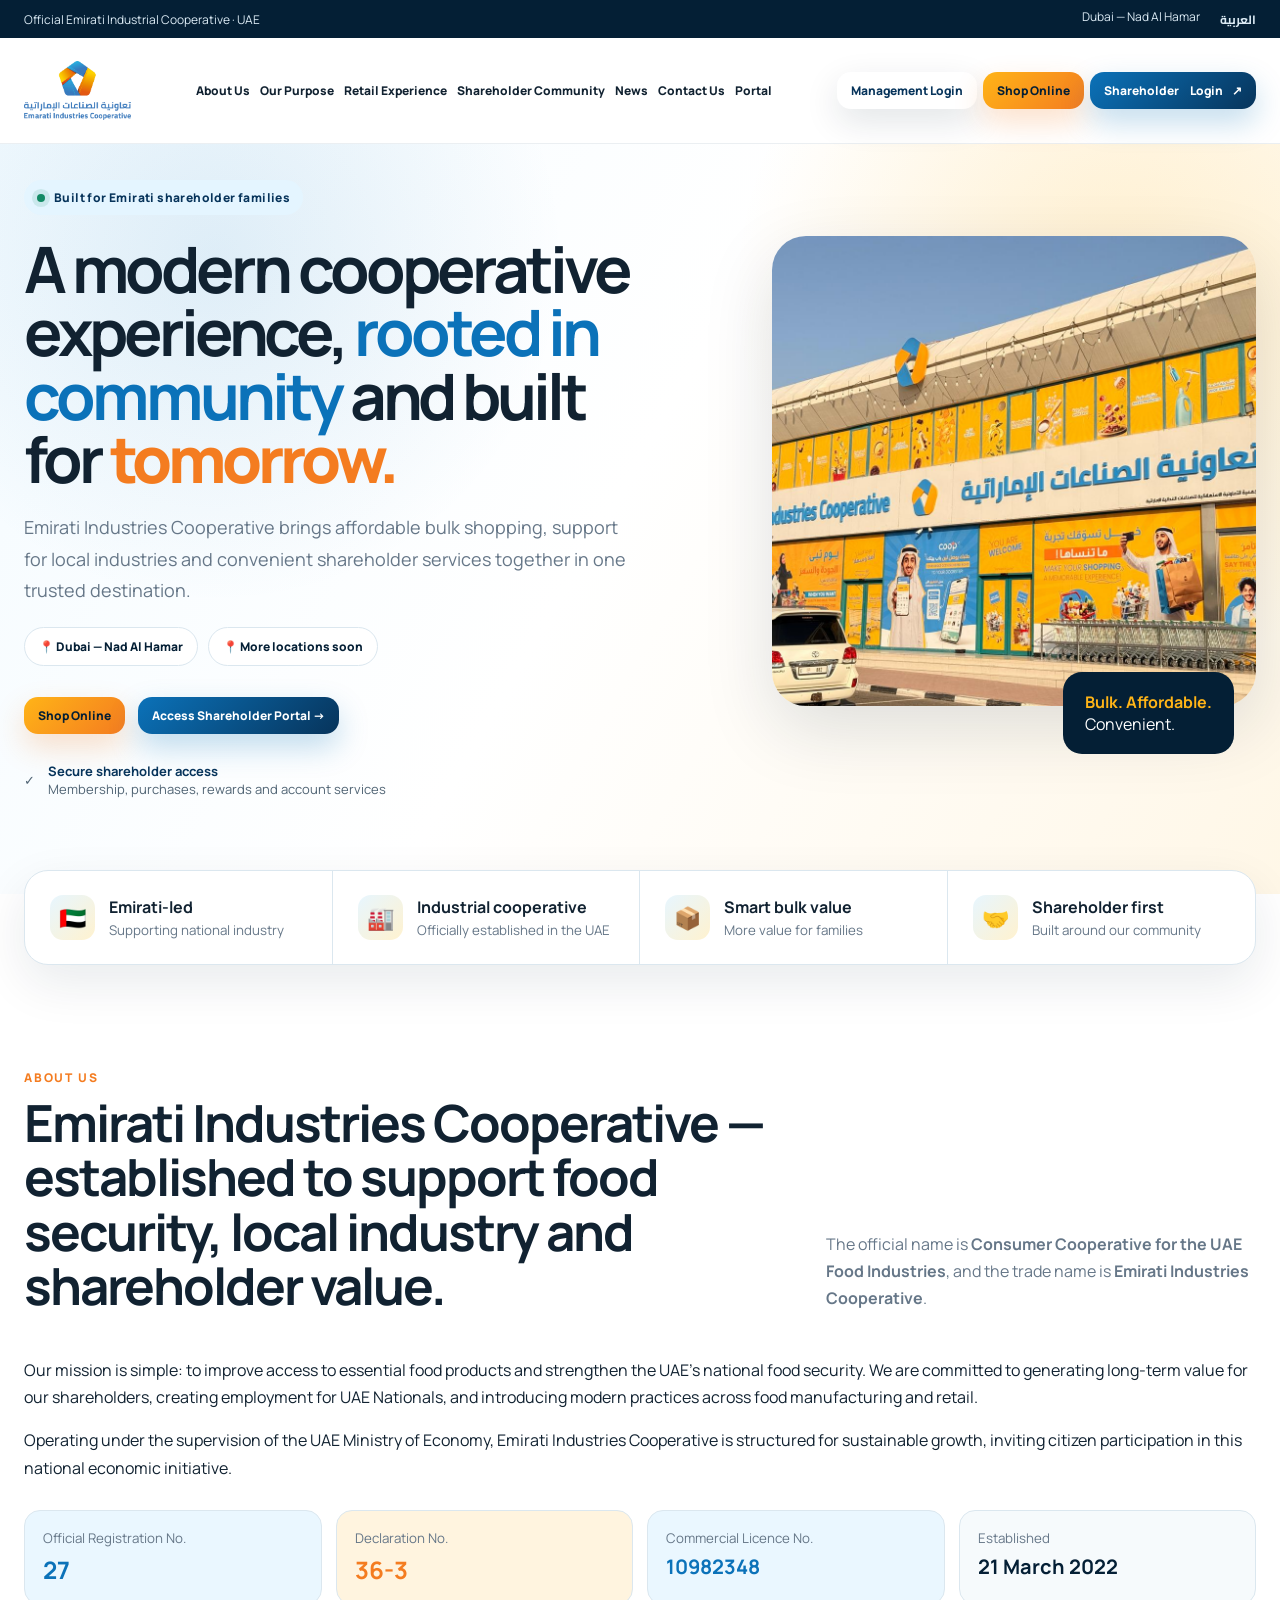
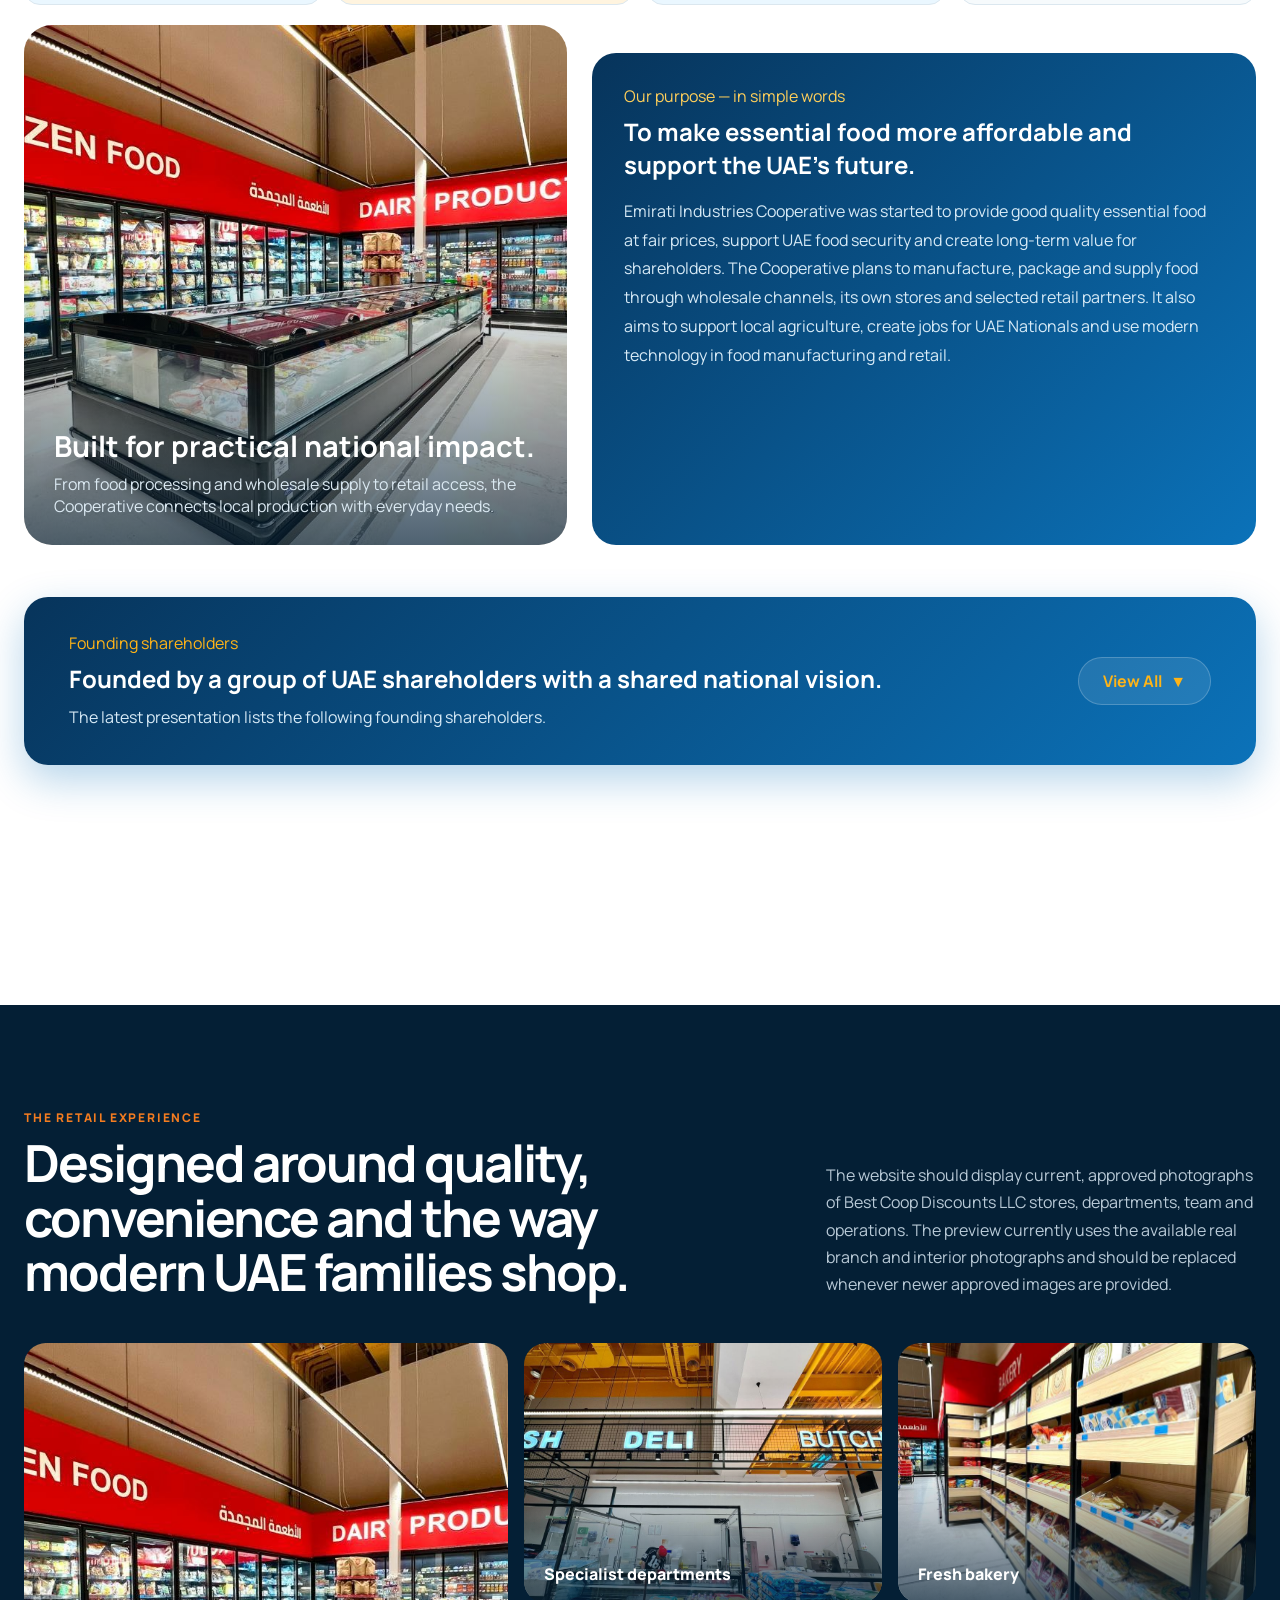
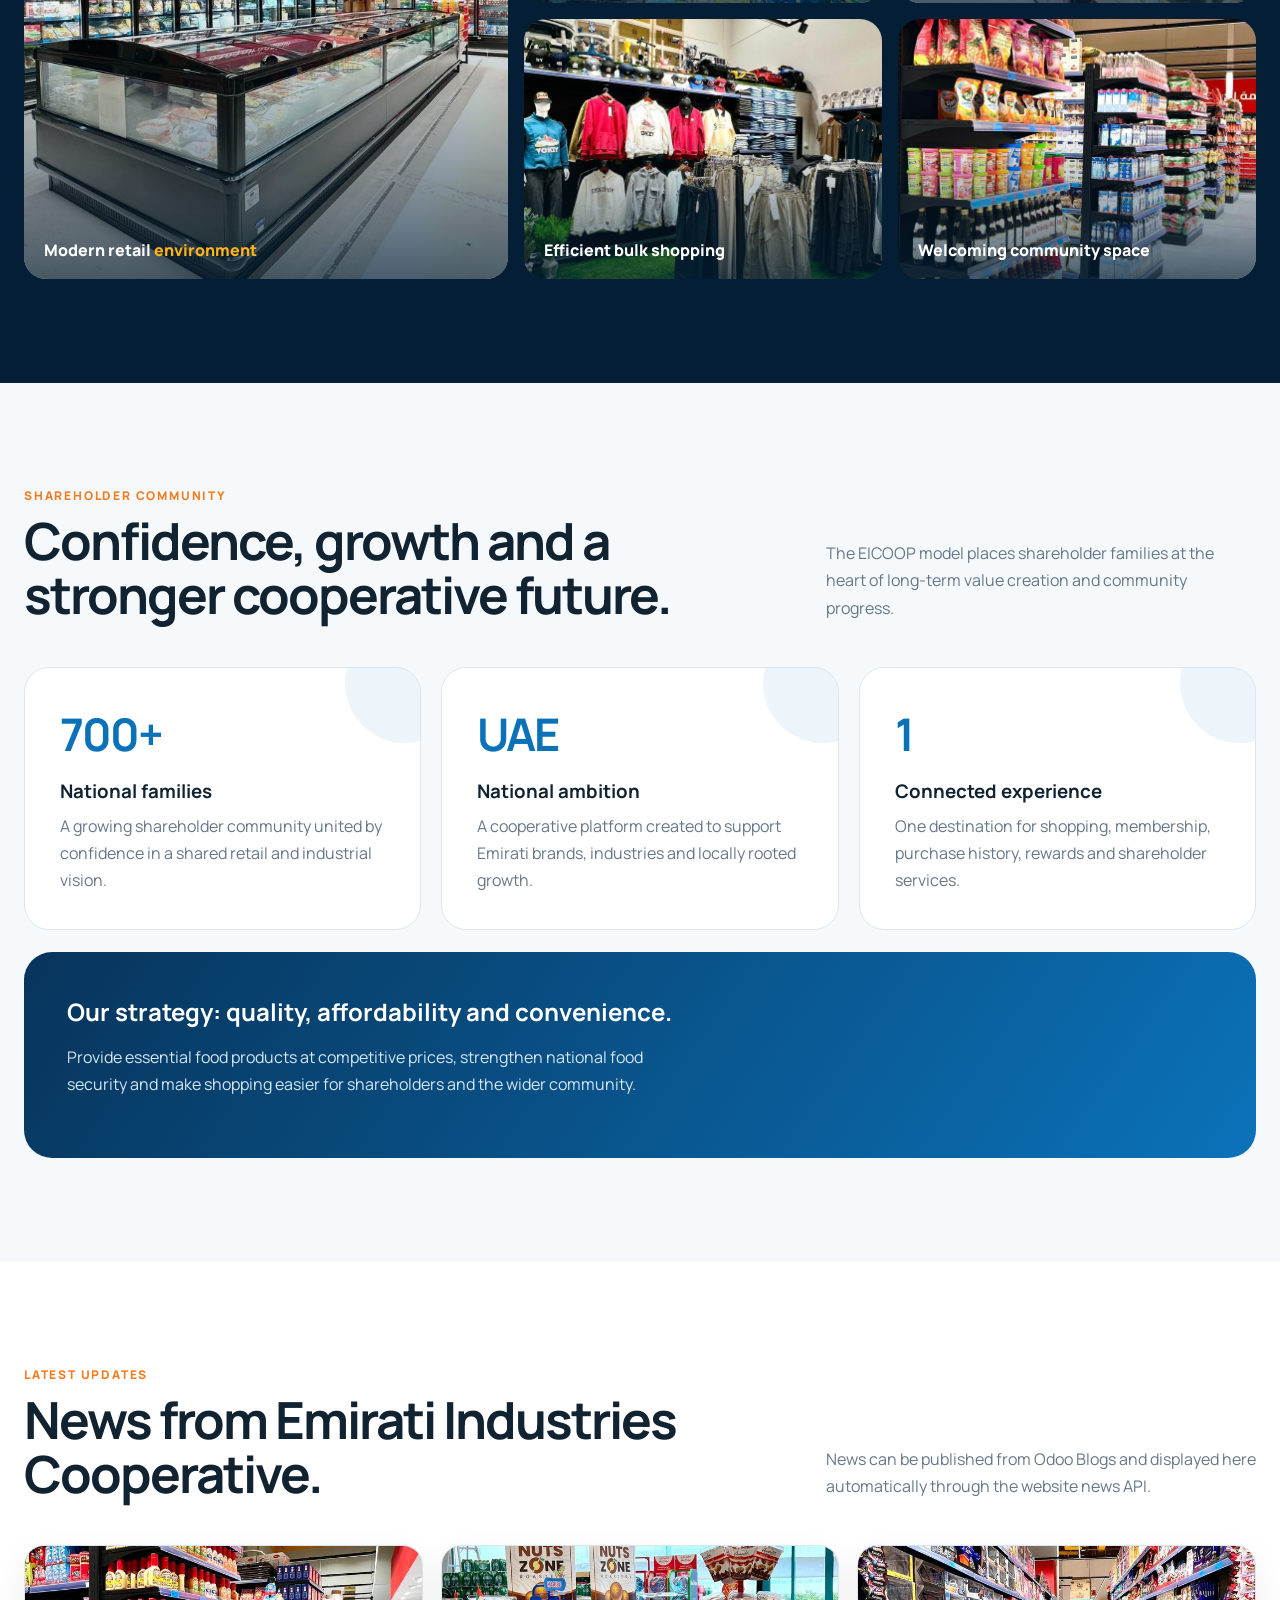
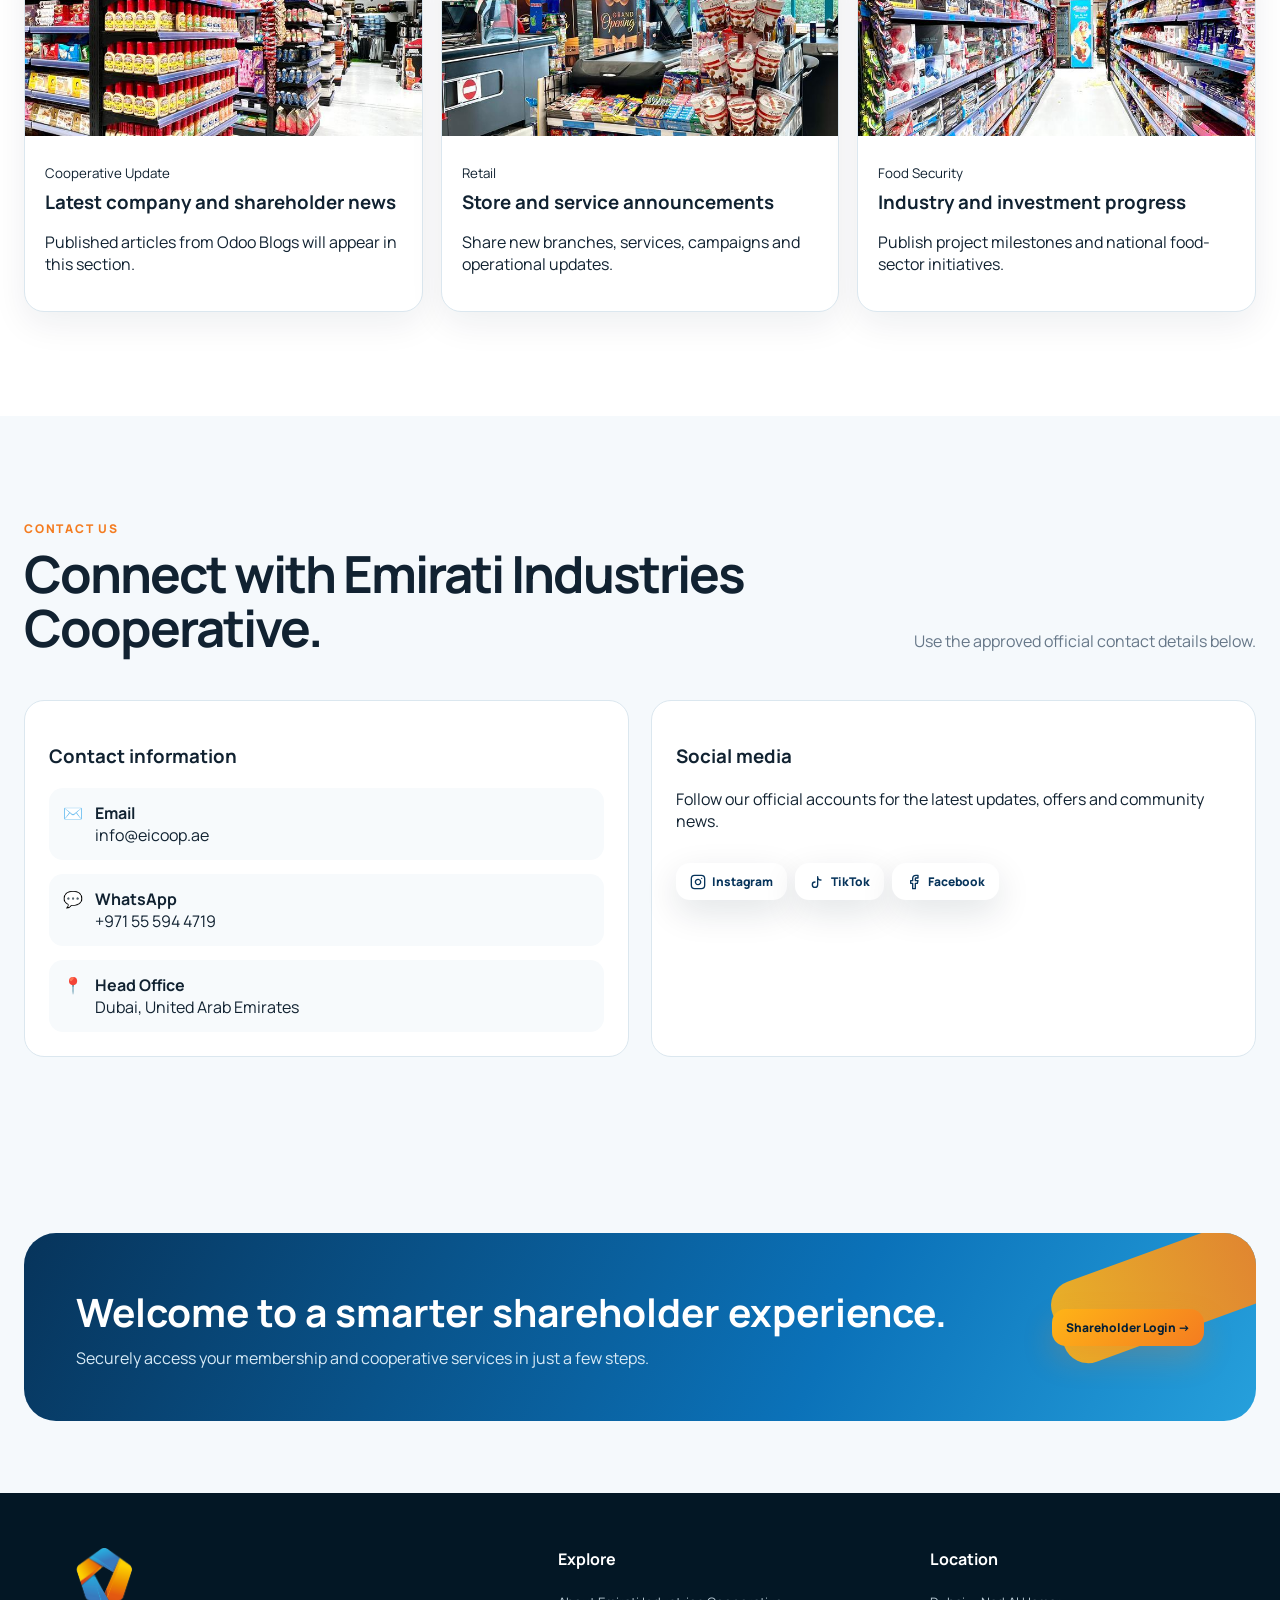
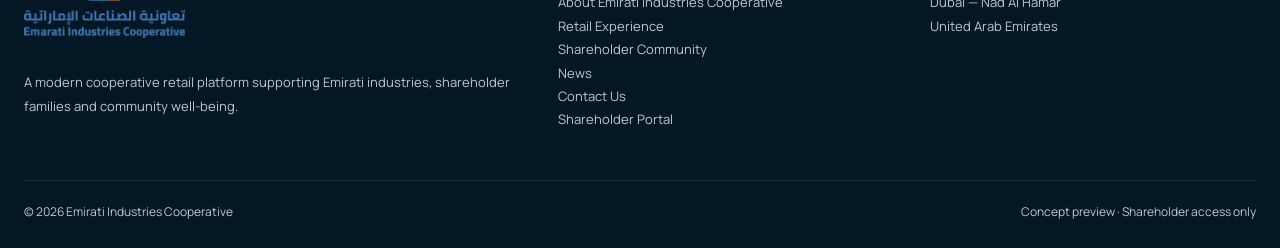
<file: index.html>
<!doctype html>
<html lang="en">
<head>
<meta charset="utf-8">
<meta name="viewport" content="width=device-width,initial-scale=1">
<meta name="theme-color" content="#07345b">
<title>Emirati Industries Cooperative | Shareholder Experience</title>
<link rel="preconnect" href="https://fonts.googleapis.com">
<link rel="preconnect" href="https://fonts.gstatic.com" crossorigin>
<link href="https://fonts.googleapis.com/css2?family=Cairo:wght@400;600;700;800&family=Manrope:wght@400;500;600;700;800&display=swap" rel="stylesheet">
<style>
:root{--blue:#0b72b9;--deep:#07345b;--navy:#041f35;--sky:#eaf7ff;--gold:#ffb417;--orange:#f47c20;--cream:#fff9ed;--ink:#112231;--muted:#667788;--line:#dbe7ef;--white:#fff;--green:#138a65;--shadow:0 24px 70px rgba(4,31,53,.13)}
*{box-sizing:border-box}html{scroll-behavior:smooth;overflow-x:hidden}body{margin:0;color:var(--ink);font-family:Manrope,Cairo,Arial,sans-serif;background:#fff;overflow-x:hidden}body.modal-open{overflow:hidden}a{text-decoration:none;color:inherit}button,input{font:inherit}.hidden{display:none!important}.wrap{width:min(1240px,calc(100% - 48px));margin:auto}
.topline{background:var(--navy);color:#dcebf5;font-size:12px}.topline .wrap{height:38px;display:flex;align-items:center;justify-content:space-between}.topline span{display:flex;gap:20px}.arabic{font-family:Cairo;font-weight:700}
.nav{position:sticky;top:0;z-index:40;background:rgba(255,255,255,.9);backdrop-filter:blur(16px);border-bottom:1px solid rgba(7,52,91,.08)}.navin{height:105px;display:flex;align-items:center;justify-content:space-between;gap:15px}.logo{height:80px;width:auto;object-fit:contain}.links{display:flex;align-items:center;gap:15px;font-size:13px;font-weight:800}.links a{position:relative;white-space:nowrap}.links a:after{content:"";position:absolute;left:0;right:100%;bottom:-9px;height:2px;background:linear-gradient(90deg,var(--blue),var(--gold));transition:.25s}.links a:hover:after{right:0}.btn{border:0;border-radius:14px;padding:12px 16px;font-weight:800;cursor:pointer;display:inline-flex;align-items:center;justify-content:center;gap:9px;transition:.22s;white-space:nowrap}.btn:hover{transform:translateY(-2px)}.btn-primary{color:#fff;background:linear-gradient(135deg,var(--blue),var(--deep));box-shadow:0 13px 30px rgba(11,114,185,.25)}.btn-gold{color:var(--navy);background:linear-gradient(135deg,var(--gold),var(--orange));box-shadow:0 13px 30px rgba(244,124,32,.24)}.btn-white{background:#fff;color:var(--deep);box-shadow:0 12px 35px rgba(4,31,53,.12)}
@media (max-width: 1400px) { .navin{gap:10px} .logo{height:60px;width:auto} .links{gap:10px;font-size:12px} .btn{padding:10px 14px;font-size:12px;} }
.hero{min-height:750px;position:relative;overflow:hidden;background:linear-gradient(120deg,#f4fbff 0%,#fff 48%,#fff7e7 100%)}.hero:before{content:"";position:absolute;inset:0;background:radial-gradient(circle at 17% 15%,rgba(11,114,185,.11),transparent 28%),radial-gradient(circle at 87% 20%,rgba(255,180,23,.18),transparent 30%)}.hero-grid{min-height:750px;padding-bottom:60px;display:grid;grid-template-columns:1.02fr .98fr;align-items:center;gap:42px;position:relative;z-index:2}.kicker{display:inline-flex;align-items:center;gap:9px;padding:9px 13px;border-radius:999px;background:#e4f5ff;color:var(--deep);font-size:12px;font-weight:800;letter-spacing:.4px}.dot{width:8px;height:8px;border-radius:50%;background:var(--green);box-shadow:0 0 0 5px rgba(19,138,101,.12)}.hero h1{font-size:clamp(46px,5vw,76px);line-height:.99;letter-spacing:-4px;margin:22px 0}.hero h1 em{font-style:normal;color:var(--blue)}.hero h1 b{font-weight:800;color:var(--orange)}.hero p{font-size:18px;line-height:1.75;color:var(--muted);max-width:680px}.hero-actions{display:flex;gap:13px;margin-top:31px;flex-wrap:wrap}.trust{display:flex;align-items:center;gap:13px;margin-top:28px;color:#506474;font-size:13px}.trust strong{color:var(--deep)}
.visual{position:relative;min-height:570px}.main-photo{position:absolute;right:0;top:32px;width:83%;height:470px;object-fit:cover;border-radius:34px;box-shadow:var(--shadow)}.shape-a,.shape-b{position:absolute;transform:rotate(-13deg);border-radius:30px}.shape-a{width:250px;height:92px;right:-55px;top:4px;background:linear-gradient(90deg,var(--gold),var(--orange));z-index:2}.shape-b{width:260px;height:92px;left:5px;bottom:45px;background:linear-gradient(90deg,var(--deep),var(--blue));z-index:2}.glass-card{position:absolute;left:0;top:110px;width:220px;padding:22px;background:rgba(255,255,255,.9);backdrop-filter:blur(18px);border:1px solid rgba(255,255,255,.8);border-radius:22px;box-shadow:0 20px 55px rgba(4,31,53,.18);z-index:3}.glass-card strong{display:block;font-size:31px;color:var(--deep)}.glass-card span{font-size:12px;color:var(--muted)}.mini-card{position:absolute;right:22px;bottom:20px;background:var(--navy);color:white;padding:19px 22px;border-radius:19px;z-index:3}.mini-card b{color:var(--gold)}
.band{margin-top:-24px;position:relative;z-index:4}.bandin{background:#fff;border:1px solid var(--line);box-shadow:0 18px 50px rgba(4,31,53,.09);border-radius:24px;display:grid;grid-template-columns:repeat(4,1fr);overflow:hidden}.banditem{padding:24px 25px;border-right:1px solid var(--line);display:flex;gap:14px;align-items:center}.banditem:last-child{border:0}.bandicon{width:45px;height:45px;border-radius:13px;background:linear-gradient(135deg,#e7f6ff,#fff2cf);display:grid;place-items:center;font-size:22px}.banditem b{display:block}.banditem small{color:var(--muted)}
.section{padding:104px 0}.soft{background:#f5f9fc}.head{display:flex;align-items:end;justify-content:space-between;gap:30px;margin-bottom:45px}.head .label{color:var(--orange);font-size:12px;font-weight:800;letter-spacing:1.8px;text-transform:uppercase}.head h2{font-size:clamp(35px,4vw,54px);letter-spacing:-2px;line-height:1.06;margin:9px 0 0;max-width:760px}.head p{max-width:430px;color:var(--muted);line-height:1.7;margin:0}
#about { min-height: 100vh; padding-bottom: 200px; }
.story-grid{display:grid;grid-template-columns:.9fr 1.1fr;gap:25px}.story-photo{min-height:520px;border-radius:28px;overflow:hidden;position:relative}.story-photo img{width:100%;height:100%;object-fit:cover;position:absolute}.story-photo:after{content:"";position:absolute;inset:0;background:linear-gradient(0deg,rgba(4,31,53,.7),transparent 55%)}.story-caption{position:absolute;left:30px;right:30px;bottom:28px;color:#fff;z-index:2}.story-caption h3{font-size:29px;margin:0 0 7px}.story-caption p{margin:0;color:#dbe9f2}.purpose{display:grid;grid-template-columns:1fr 1fr;gap:18px}.purpose-card{padding:28px;border:1px solid var(--line);background:#fff;border-radius:23px;min-height:245px;transition:.25s}.purpose-card:hover{transform:translateY(-6px);box-shadow:0 18px 40px rgba(4,31,53,.09)}.purpose-card.featured{background:linear-gradient(145deg,var(--deep),var(--blue));color:#fff;border:0}.purpose-card .num{font-size:12px;font-weight:800;color:var(--orange)}.purpose-card.featured .num{color:var(--gold)}.purpose-card h3{font-size:23px;margin:36px 0 10px}.purpose-card p{color:var(--muted);line-height:1.65;margin:0}.purpose-card.featured p{color:#d9edf9}
.experience{background:var(--navy);color:white;overflow:hidden}.experience .head p{color:#b9cad7}.mosaic{display:grid;grid-template-columns:1.15fr .85fr .85fr;grid-template-rows:260px 260px;gap:16px}.tile{border-radius:22px;overflow:hidden;position:relative}.tile:first-child{grid-row:1/3}.tile img{width:100%;height:100%;object-fit:cover;transition:.4s}.tile:hover img{transform:scale(1.04)}.tile:after{content:"";position:absolute;inset:0;background:linear-gradient(0deg,rgba(4,31,53,.72),transparent 55%)}.tile span{position:absolute;left:20px;bottom:18px;z-index:2;font-weight:800}.tile em{font-style:normal;color:var(--gold)}
.impact-grid{display:grid;grid-template-columns:repeat(3,1fr);gap:20px}.impact-card{padding:35px;border-radius:25px;background:#fff;border:1px solid var(--line);position:relative;overflow:hidden}.impact-card:before{content:"";position:absolute;width:120px;height:120px;border-radius:50%;right:-45px;top:-45px;background:rgba(11,114,185,.07)}.impact-card strong{display:block;font-size:45px;color:var(--blue);letter-spacing:-2px}.impact-card h3{margin:13px 0 9px}.impact-card p{color:var(--muted);line-height:1.7;margin:0}.strategy-box{margin-top:22px;background:linear-gradient(125deg,var(--deep),var(--blue));color:#fff;border-radius:28px;padding:43px;display:flex;justify-content:space-between;align-items:center;gap:30px}.packs{display:flex;gap:10px;flex-wrap:wrap}.pack{padding:10px 14px;border-radius:999px;background:rgba(255,255,255,.12);border:1px solid rgba(255,255,255,.14);font-size:12px;font-weight:800}.strategy-box p{color:#d5e8f5;max-width:630px;line-height:1.7}
.portal-preview{display:grid;grid-template-columns:.86fr 1.14fr;gap:30px;align-items:center}.portal-copy h2{font-size:52px;line-height:1.05;letter-spacing:-2px;margin:12px 0}.portal-copy p{color:var(--muted);line-height:1.75}.feature-list{display:grid;gap:11px;margin:24px 0}.feature-list div{display:flex;gap:11px;align-items:center;font-weight:700}.check{width:27px;height:27px;border-radius:50%;background:#e4f7ef;color:var(--green);display:grid;place-items:center}.dashboard{background:#edf3f7;border-radius:27px;padding:18px;box-shadow:var(--shadow)}.dash-top{height:55px;background:#fff;border-radius:16px;display:flex;align-items:center;justify-content:space-between;padding:0 17px}.dash-top img{width:142px;height:45px;object-fit:contain}.dash-grid{display:grid;grid-template-columns:165px 1fr;gap:13px;margin-top:13px}.dash-side{background:var(--deep);border-radius:17px;padding:18px;color:white}.dash-avatar{width:48px;height:48px;border-radius:50%;display:grid;place-items:center;background:linear-gradient(135deg,var(--gold),var(--orange));color:var(--navy);font-weight:800}.dash-side b{display:block;margin:10px 0 22px}.dash-side span{display:block;padding:9px 0;color:#d3e5f1;font-size:11px}.dash-main{display:grid;gap:12px}.metrics{display:grid;grid-template-columns:repeat(3,1fr);gap:9px}.metric{background:#fff;padding:15px;border-radius:14px}.metric b{display:block;font-size:20px;color:var(--blue)}.metric small{color:var(--muted)}.member{background:linear-gradient(135deg,var(--navy),var(--blue));color:white;border-radius:16px;padding:18px}.member small{color:#bcd7e8}.orders{background:#fff;border-radius:16px;padding:17px}.order{display:flex;justify-content:space-between;padding:11px 0;border-top:1px solid var(--line);font-size:11px}
.cta{padding:72px 0;background:#f5f9fc}.cta-in{border-radius:32px;background:linear-gradient(118deg,var(--deep),var(--blue) 65%,#26a0dc);color:white;padding:52px;display:flex;align-items:center;justify-content:space-between;gap:30px;position:relative;overflow:hidden}.cta-in:after{content:"";position:absolute;width:250px;height:85px;right:-45px;top:12px;background:linear-gradient(90deg,var(--gold),var(--orange));transform:rotate(-20deg);border-radius:25px;opacity:.9}.cta-in>*{position:relative;z-index:2}.cta h2{font-size:39px;margin:0 0 8px}.cta p{margin:0;color:#d7eaf6}.footer{background:#031725;color:#b9cad5;padding:55px 0 28px}.footgrid{display:grid;grid-template-columns:1.5fr 1fr 1fr;gap:45px}.footer img{width:215px}.footer h4{color:#fff;margin-top:0}.footer p,.footer a{font-size:13px;line-height:1.8}.copyright{border-top:1px solid rgba(255,255,255,.1);margin-top:35px;padding-top:22px;display:flex;justify-content:space-between;font-size:12px}
/* login */.overlay{position:fixed;inset:0;z-index:100;background:rgba(2,18,31,.78);backdrop-filter:blur(8px);display:grid;place-items:center;padding:20px}.login{width:min(1040px,100%);min-height:650px;background:#fff;border-radius:30px;overflow:hidden;display:grid;grid-template-columns:1fr 1fr;box-shadow:0 38px 110px rgba(0,0,0,.4)}.login-visual{position:relative;background:var(--navy);color:#fff;overflow:hidden}.login-visual img.bg{width:100%;height:100%;object-fit:cover;opacity:.55}.login-visual:after{content:"";position:absolute;inset:0;background:linear-gradient(0deg,rgba(4,31,53,.93),rgba(4,31,53,.05))}.login-message{position:absolute;left:42px;right:42px;bottom:42px;z-index:3}.login-message img{width:225px;margin-bottom:25px;}.login-message h2{font-size:34px;margin:0 0 10px}.login-message p{color:#d5e6f2;line-height:1.7}.login-form{padding:50px;display:flex;flex-direction:column;justify-content:center}.close{align-self:flex-end;border:0;background:#eff4f7;width:40px;height:40px;border-radius:50%;cursor:pointer}.login-form .label{color:var(--orange);font-size:12px;font-weight:800;letter-spacing:1.3px}.login-form h2{font-size:35px;margin:8px 0}.login-form>div>p{color:var(--muted);line-height:1.6}.field{margin:22px 0 15px}.field label{display:block;font-size:12px;font-weight:800;margin-bottom:9px}.field input{width:100%;height:55px;border:1px solid #cad9e4;border-radius:13px;padding:0 15px;outline:0}.field input:focus{border-color:var(--blue);box-shadow:0 0 0 4px rgba(11,114,185,.1)}.secure{text-align:center;margin-top:16px;color:#81919e;font-size:12px}.otp-row{display:grid;grid-template-columns:repeat(6,1fr);gap:8px}.otp-row input{text-align:center;font-size:20px;font-weight:800;padding:0}.full{width:100%}.otp-modal{padding:40px}
/* full portal */#portal{min-height:100vh;background:#f1f5f8}.portalbar{height:76px;background:#fff;border-bottom:1px solid var(--line);display:flex;align-items:center;justify-content:space-between;padding:0 28px;position:sticky;top:0;z-index:60}.portalbar img{width:185px;height:58px;object-fit:contain}.menu-toggle{display:none;background:transparent;border:0;font-size:26px;cursor:pointer;color:var(--navy);padding:0;line-height:1}.portallayout{display:grid;grid-template-columns:270px minmax(0, 1fr);min-height:calc(100vh - 76px)}.side{background:var(--navy);color:#d8e8f2;padding:25px 16px}.sideprofile{text-align:center;padding:15px 0 27px;border-bottom:1px solid rgba(255,255,255,.12)}.sideprofile .dash-avatar{margin:auto;width:68px;height:68px;font-size:25px}.sideprofile h3{color:#fff;margin:12px 0 4px}.menu{margin-top:18px}.menu button{width:100%;border:0;background:transparent;color:#cbdce7;text-align:left;padding:13px 14px;border-radius:11px;font-weight:700;cursor:pointer}.menu button.active,.menu button:hover{background:rgba(255,255,255,.11);color:#fff}.portalmain{padding:28px;max-width:100%}.portalmetrics{display:grid;grid-template-columns:repeat(4,1fr);gap:16px}.pmetric{background:#fff;border:1px solid var(--line);border-radius:18px;padding:21px}.pmetric b{display:block;font-size:29px;color:var(--blue)}.pmetric small{color:var(--muted)}.welcome{margin-top:19px;border-radius:22px;padding:28px;background:linear-gradient(120deg,#fff,#ecf8ff);border:1px solid var(--line);display:flex;justify-content:space-between;align-items:center}.portalcard{background:#fff;border:1px solid var(--line);border-radius:20px;padding:24px;margin-top:18px;max-width:100%;overflow-x:auto}.membership-card{background:linear-gradient(135deg,var(--navy),var(--blue));color:#fff;border-radius:20px;padding:27px;display:flex;justify-content:space-between}.membership-card small{color:#c0d8e8}.membership-card strong{display:block;font-size:26px;letter-spacing:1px}.table-row{display:grid;grid-template-columns:1.3fr .8fr .7fr .4fr;gap:12px;align-items:center;padding:16px 0;border-top:1px solid var(--line)}.status{display:inline-block;padding:7px 10px;border-radius:999px;background:#e9f6ff;color:var(--blue);font-size:11px;font-weight:800}.signout{border:0;padding:10px 14px;border-radius:10px;background:#eef3f6;font-weight:700;cursor:pointer}
@media(max-width:1000px){.links{display:none}.hero-grid,.story-grid,.portal-preview{grid-template-columns:1fr}.visual{min-height:520px}.bandin{grid-template-columns:1fr 1fr}.banditem:nth-child(2){border-right:0}.purpose{margin-top:0}.mosaic{grid-template-columns:1fr 1fr}.tile:first-child{grid-row:auto;grid-column:1/3}.impact-grid{grid-template-columns:1fr}.login{grid-template-columns:1fr}.login-visual{display:none}.portallayout{grid-template-columns:minmax(0, 1fr)}.menu-toggle{display:block}.side{position:fixed;left:-270px;top:76px;bottom:0;width:270px;z-index:50;transition:left 0.3s ease;overflow-y:auto;box-shadow:4px 0 15px rgba(0,0,0,0.1)}.side.open{left:0}.portalmetrics{grid-template-columns:1fr 1fr}}
@media(max-width:620px){.wrap{width:min(100% - 28px,1240px)}.topline{display:none}.navin{height:74px}.logo{width:178px}.hero,.hero-grid{min-height:auto}.hero-grid{padding:75px 0 35px}.hero h1{letter-spacing:-2.4px}.visual{display:none!important}.main-photo{width:94%;height:355px}.glass-card{width:175px;top:75px;padding:16px}.bandin{grid-template-columns:1fr}.banditem{border-right:0;border-bottom:1px solid var(--line)}.section{padding:74px 0}.head{display:block}.head p{margin-top:18px}.purpose{grid-template-columns:1fr}.mosaic{grid-template-columns:1fr;grid-template-rows:auto}.tile,.tile:first-child{grid-column:auto;min-height:250px}.strategy-box,.cta-in,.welcome{flex-direction:column;align-items:flex-start}.dash-grid{grid-template-columns:1fr}.dash-side{display:none}.metrics{grid-template-columns:1fr}.footgrid{grid-template-columns:1fr}.copyright{display:block}.login-form{padding:30px}.portalmetrics{grid-template-columns:1fr}.table-row{grid-template-columns:1fr 1fr;gap:4px;padding:12px 0}.portal-badge{display:none}.portalbar img{width:140px}.portalbar{padding:0 15px}.portalmain{padding:15px;max-width:100vw;overflow-x:hidden}.otp-row{gap:4px}.otp-modal{padding:20px!important}}

.founders-grid{display:grid;grid-template-columns:repeat(4,1fr);gap:16px;margin-top:28px}.founder{background:#fff;border:1px solid var(--line);border-radius:18px;padding:18px;text-align:center}.founder-avatar{width:72px;height:72px;margin:0 auto 12px;border-radius:50%;display:grid;place-items:center;font-size:34px;background:linear-gradient(135deg,#eaf5fb,#fff4df);border:2px solid #fff;box-shadow:0 8px 24px rgba(4,31,53,.12)}.founder h4{margin:0;font-size:14px;line-height:1.45}.about-facts{display:grid;grid-template-columns:repeat(4,1fr);gap:14px;margin:26px 0}.fact{background:#f6fafc;border:1px solid var(--line);border-radius:16px;padding:18px}.fact small{display:block;color:var(--muted);margin-bottom:6px}.fact b{color:var(--navy)}.news-grid{display:grid;grid-template-columns:repeat(3,1fr);gap:18px}.news-card{background:#fff;border:1px solid var(--line);border-radius:20px;overflow:hidden;box-shadow:0 12px 35px rgba(4,31,53,.07)}.news-card img{width:100%;height:190px;object-fit:cover}.news-card .content{padding:20px}.news-card h3{margin:6px 0 8px}.contact-grid{display:grid;grid-template-columns:1fr 1fr;gap:22px}.contact-card{background:#fff;border:1px solid var(--line);border-radius:20px;padding:24px}.contact-list{display:grid;gap:14px}.contact-item{display:flex;gap:12px;align-items:flex-start;padding:14px;border-radius:14px;background:#f7fafc}.coming{display:inline-block;padding:5px 9px;border-radius:999px;background:#fff2d9;color:#9b5b00;font-size:10px;font-weight:800;margin-left:6px}.simple-purpose{background:linear-gradient(135deg,#07345b,#0b72b9);color:white;border-radius:24px;padding:32px;margin-top:28px}.simple-purpose p{color:#d7eaf6;line-height:1.8}.founder-note{color:var(--muted);font-size:13px;margin-top:10px}
@media(max-width:900px){.founders-grid{grid-template-columns:repeat(2,1fr)}.about-facts{grid-template-columns:repeat(2,1fr)}.news-grid,.contact-grid{grid-template-columns:1fr}}
@media(max-width:620px){.founders-grid,.about-facts{grid-template-columns:1fr}.logo{max-width:105px!important;height:auto!important}.navin{height:82px!important;gap:5px!important}.navin .btn{padding:8px 10px;font-size:11px;gap:4px}.hide-mobile{display:none}} summary{list-style:none;outline:none;} summary::-webkit-details-marker{display:none;} details[open] summary .chevron{transform:rotate(180deg);} details[open] summary .expand-text:before{content:"Close";} details:not([open]) summary .expand-text:before{content:"View All";} .founder-summary{background:linear-gradient(135deg,var(--deep),var(--blue));color:white;border:none;border-radius:24px;padding:35px 45px;box-shadow:0 15px 40px rgba(11,114,185,.3);transition:all 0.3s ease;margin-bottom:40px!important;display:flex;justify-content:space-between;align-items:center;gap:30px;} @media(max-width:768px){.founder-summary{flex-direction:column;align-items:flex-start;gap:20px;padding:30px;}} .founder-summary:hover{box-shadow:0 25px 50px rgba(11,114,185,.4);transform:translateY(-3px);} .expand-indicator{flex-shrink:0;display:flex;align-items:center;gap:8px;padding:12px 24px;border-radius:999px;background:rgba(255,255,255,0.1);color:var(--gold);font-weight:bold;transition:all 0.3s;border:1px solid rgba(255,255,255,0.2);} .founder-summary:hover .expand-indicator{background:rgba(255,255,255,0.2);transform:scale(1.02);} .chevron{transition:transform 0.3s;display:inline-block;}
.btn-white:hover .srv-arrow{transform:translateX(4px)}</style>
</head>
<body>
<div id="site">
<div class="topline"><div class="wrap"><span>Official Emirati Industrial Cooperative · UAE</span><span><span>Dubai — Nad Al Hamar</span><span class="arabic">العربية</span></span></div></div>
<header class="nav"><div class="wrap navin"><img class="logo" src="assets/eic-logo.png" alt="Emirati Industries Cooperative"><nav class="links"><a href="#about">About Us</a><a href="#purpose">Our Purpose</a><a href="#experience">Retail Experience</a><a href="#impact">Shareholder Community</a><a href="#news">News</a><a href="#contact">Contact Us</a><a href="#portal-preview">Portal</a></nav><div style="display:flex;gap:6px;"><button class="btn btn-white" onclick="openManagementLogin()">Management Login</button><a class="btn btn-gold" href="https://coop-discounts.com">Shop Online</a><button class="btn btn-primary" onclick="openLogin()"><span class="hide-mobile">Shareholder&nbsp;</span>Login <span>↗</span></button></div></div></header>
<main>
<section class="hero"><div class="wrap hero-grid"><div><div class="kicker"><span class="dot"></span> Built for Emirati shareholder families</div><h1>A modern cooperative experience, <em>rooted in community</em> and built for <b>tomorrow.</b></h1><p>Emirati Industries Cooperative brings affordable bulk shopping, support for local industries and convenient shareholder services together in one trusted destination.</p><div class="packs" style="margin-top:20px;margin-bottom:20px;"><span class="pack" style="background:#fff;border-color:var(--line);color:var(--navy)">📍 Dubai — Nad Al Hamar</span><span class="pack" style="background:#fff;border-color:var(--line);color:var(--navy)">📍 More locations soon</span></div><div class="hero-actions"><a class="btn btn-gold" href="https://coop-discounts.com">Shop Online</a><button class="btn btn-primary" onclick="openLogin()">Access Shareholder Portal →</button></div><div class="trust"><span>✓</span><span><strong>Secure shareholder access</strong><br>Membership, purchases, rewards and account services</span></div></div><div class="visual"><img class="main-photo" src="assets/Media.jpeg" alt="EICOOP branch"><div class="mini-card"><b>Bulk. Affordable.</b><br>Convenient.</div></div></div></section>
<div class="band"><div class="wrap bandin"><div class="banditem"><div class="bandicon">🇦🇪</div><div><b>Emirati-led</b><small>Supporting national industry</small></div></div><div class="banditem"><div class="bandicon">🏭</div><div><b>Industrial cooperative</b><small>Officially established in the UAE</small></div></div><div class="banditem"><div class="bandicon">📦</div><div><b>Smart bulk value</b><small>More value for families</small></div></div><div class="banditem"><div class="bandicon">🤝</div><div><b>Shareholder first</b><small>Built around our community</small></div></div></div></div>
<section class="section" id="about"><div class="wrap"><div class="head"><div><div class="label">About us</div><h2>Emirati Industries Cooperative — established to support food security, local industry and shareholder value.</h2></div><p>The official name is <b>Consumer Cooperative for the UAE Food Industries</b>, and the trade name is <b>Emirati Industries Cooperative</b>.</p></div>
<p style="margin-bottom:15px;line-height:1.7;">Our mission is simple: to improve access to essential food products and strengthen the UAE's national food security. We are committed to generating long-term value for our shareholders, creating employment for UAE Nationals, and introducing modern practices across food manufacturing and retail.</p>
<p style="margin-bottom:28px;line-height:1.7;">Operating under the supervision of the UAE Ministry of Economy, Emirati Industries Cooperative is structured for sustainable growth, inviting citizen participation in this national economic initiative.</p>
<div class="about-facts" style="margin-bottom:20px"><div class="fact" style="background:#eaf7ff"><small>Official Registration No.</small><b style="font-size:24px;color:var(--blue)">27</b></div><div class="fact" style="background:#fff4df"><small>Declaration No.</small><b style="font-size:24px;color:var(--orange)">36-3</b></div><div class="fact" style="background:#eaf7ff"><small>Commercial Licence No.</small><b style="font-size:20px;color:var(--blue)">10982348</b></div><div class="fact"><small>Established</small><b style="font-size:20px">21 March 2022</b></div></div>
<div class="story-grid"><article class="story-photo"><img src="assets/frozen section.jpeg" alt="Real cooperative warehouse operations"><div class="story-caption"><h3>Built for practical national impact.</h3><p>From food processing and wholesale supply to retail access, the Cooperative connects local production with everyday needs.</p></div></article><div class="simple-purpose" id="purpose"><div class="label" style="color:#ffcf5a">Our purpose — in simple words</div><h2 style="margin:8px 0 14px">To make essential food more affordable and support the UAE's future.</h2><p>Emirati Industries Cooperative was started to provide good quality essential food at fair prices, support UAE food security and create long-term value for shareholders. The Cooperative plans to manufacture, package and supply food through wholesale channels, its own stores and selected retail partners. It also aims to support local agriculture, create jobs for UAE Nationals and use modern technology in food manufacturing and retail.</p></div></div>
<details style="margin-top:52px"><summary class="founder-summary" style="cursor:pointer;"><div><div class="label" style="color:var(--gold);margin-bottom:8px;">Founding shareholders</div><h2 style="margin:0 0 10px;color:white;">Founded by a group of UAE shareholders with a shared national vision.</h2><p style="margin:0;color:#d7eaf6;line-height:1.6;">The latest presentation lists the following founding shareholders.</p></div><div class="expand-indicator"><span class="expand-text"></span><span class="chevron">▼</span></div></summary><div class="founders-grid"><article class="founder"><img src="assets/image1.jpeg" class="founder-avatar" style="object-fit:cover;"><h4>Abdulla Hamad Ahmed Bin Sugat Al Falasi</h4></article><article class="founder"><img src="assets/image2.jpg" class="founder-avatar" style="object-fit:cover;"><h4>Abdullah Jassim Nasser Mohamed Alnowais</h4></article><article class="founder"><img src="assets/image3.jpg" class="founder-avatar" style="object-fit:cover;"><h4>Ahmed Ali Mohammed Abdulaziz Alsarkal</h4></article><article class="founder"><img src="assets/image4.png" class="founder-avatar" style="object-fit:cover;"><h4>Ahmed Bin Eisa Bin Nasser Alserkal</h4></article><article class="founder"><div class="founder-avatar">A</div><h4>Ahmed Mohammed Hussein Hamdan Budebes</h4></article><article class="founder"><img src="assets/image5.png" class="founder-avatar" style="object-fit:cover;"><h4>Dr. Ahmed Hassan Mohammad Bin Alshaikh</h4></article><article class="founder"><img src="assets/image6.jpg" class="founder-avatar" style="object-fit:cover;"><h4>Dr. Faisal Ali Mousa Alnaqbi</h4></article><article class="founder"><img src="assets/image7.jpg" class="founder-avatar" style="object-fit:cover;"><h4>Dr. Mohammed Salem Obaid Aldhaheri</h4></article><article class="founder"><div class="founder-avatar">M</div><h4>H.E. Dr. Mohammed Saeed Ali Khalfan Al Kindi</h4></article><article class="founder"><div class="founder-avatar">S</div><h4>H.E. Sultan Mohd Ali Alqurtasi Almuaimi</h4></article><article class="founder"><img src="assets/image8.jpg" class="founder-avatar" style="object-fit:cover;"><h4>Hamda Khalil Ibrahim Almansoori</h4></article><article class="founder"><img src="assets/image9.jpg" class="founder-avatar" style="object-fit:cover;"><h4>Jassim Mohammed Abduljalil Albastaki</h4></article><article class="founder"><img src="assets/image10.png" class="founder-avatar" style="object-fit:cover;"><h4>Mohamed Sultan Mohammed Alqadi</h4></article><article class="founder"><img src="assets/image11.jpeg" class="founder-avatar" style="object-fit:cover;"><h4>Mohammed Abdulla Ahmed Abdool Alkhumairi</h4></article><article class="founder"><img src="assets/image12.png" class="founder-avatar" style="object-fit:cover;"><h4>Mohammed Abdullah Mohamed Khalfan Bukhatir</h4></article><article class="founder"><div class="founder-avatar">M</div><h4>Mohammed Ali Abdulla Abdulrahman Al Ali</h4></article><article class="founder"><img src="assets/image13.png" class="founder-avatar" style="object-fit:cover;"><h4>Mohammed Yousif Ali Fadhel Binfadhil Aghfeli</h4></article><article class="founder"><div class="founder-avatar">R</div><h4>Roudha Yaqoob Alshamsi</h4></article><article class="founder"><img src="assets/image14.jpeg" class="founder-avatar" style="object-fit:cover;"><h4>Saeed Hamad Ibrahim Alhameli Alshamsi</h4></article></div></details></div></section>
<section class="section experience" id="experience"><div class="wrap"><div class="head"><div><div class="label">The retail experience</div><h2>Designed around quality, convenience and the way modern UAE families shop.</h2></div><p>The website should display current, approved photographs of Best Coop Discounts LLC stores, departments, team and operations. The preview currently uses the available real branch and interior photographs and should be replaced whenever newer approved images are provided.</p></div><div class="mosaic"><article class="tile"><img src="assets/frozen section.jpeg" alt="Best Coop Discounts retail floor"><span>Modern retail <em>environment</em></span></article><article class="tile"><img src="assets/butchery.jpeg" alt="Best Coop Discounts butchery and customer service"><span>Specialist departments</span></article><article class="tile"><img src="assets/bakery.jpeg" alt="Bakery"><span>Fresh bakery</span></article><article class="tile"><img src="assets/Media (4).jpeg" alt="Bulk warehouse"><span>Efficient bulk shopping</span></article><article class="tile"><img src="assets/retail3.jpeg" alt="Customer lounge"><span>Welcoming community space</span></article></div></div></section>
<section class="section soft" id="impact"><div class="wrap"><div class="head"><div><div class="label">Shareholder community</div><h2>Confidence, growth and a stronger cooperative future.</h2></div><p>The EICOOP model places shareholder families at the heart of long-term value creation and community progress.</p></div><div class="impact-grid"><article class="impact-card"><strong>700+</strong><h3>National families</h3><p>A growing shareholder community united by confidence in a shared retail and industrial vision.</p></article><article class="impact-card"><strong>UAE</strong><h3>National ambition</h3><p>A cooperative platform created to support Emirati brands, industries and locally rooted growth.</p></article><article class="impact-card"><strong>1</strong><h3>Connected experience</h3><p>One destination for shopping, membership, purchase history, rewards and shareholder services.</p></article></div><div class="strategy-box"><div><h2 style="margin:0 0 8px">Our strategy: quality, affordability and convenience.</h2><p>Provide essential food products at competitive prices, strengthen national food security and make shopping easier for shareholders and the wider community.</p></div></div></div></section>
<section class="section" id="news"><div class="wrap"><div class="head"><div><div class="label">Latest updates</div><h2>News from Emirati Industries Cooperative.</h2></div><p>News can be published from Odoo Blogs and displayed here automatically through the website news API.</p></div><div id="newsGrid" class="news-grid"><article class="news-card"><img src="assets/retail4.jpeg"><div class="content"><small>Cooperative Update</small><h3>Latest company and shareholder news</h3><p>Published articles from Odoo Blogs will appear in this section.</p></div></article><article class="news-card"><img src="assets/retail5.jpeg"><div class="content"><small>Retail</small><h3>Store and service announcements</h3><p>Share new branches, services, campaigns and operational updates.</p></div></article><article class="news-card"><img src="assets/retail6.jpeg"><div class="content"><small>Food Security</small><h3>Industry and investment progress</h3><p>Publish project milestones and national food-sector initiatives.</p></div></article></div></div></section>
<section class="section soft" id="contact"><div class="wrap"><div class="head"><div><div class="label">Contact us</div><h2>Connect with Emirati Industries Cooperative.</h2></div><p>Use the approved official contact details below.</p></div><div class="contact-grid"><div class="contact-card"><h3>Contact information</h3><div class="contact-list"><div class="contact-item"><span>✉️</span><div><b>Email</b><br><span>info@eicoop.ae</span></div></div><div class="contact-item"><span>💬</span><div><b>WhatsApp</b><br><span>+971 55 594 4719</span></div></div><div class="contact-item"><span>📍</span><div><b>Head Office</b><br><span>Dubai, United Arab Emirates</span></div></div></div></div><div class="contact-card"><h3>Social media</h3><p>Follow our official accounts for the latest updates, offers and community news.</p><div class="hero-actions" style="display:flex;gap:8px;flex-wrap:wrap"><a class="btn btn-white" href="https://www.instagram.com/eic.coop?igsh=N25jMGdscnJicDg0" target="_blank" style="display:inline-flex;align-items:center;gap:6px"><svg width="16" height="16" viewBox="0 0 24 24" fill="none" stroke="currentColor" stroke-width="2" stroke-linecap="round" stroke-linejoin="round"><rect x="2" y="2" width="20" height="20" rx="5" ry="5"></rect><path d="M16 11.37A4 4 0 1 1 12.63 8 4 4 0 0 1 16 11.37z"></path><line x1="17.5" y1="6.5" x2="17.51" y2="6.5"></line></svg>Instagram</a><a class="btn btn-white" href="https://www.tiktok.com/@eicoop?_r=1&_t=ZS-98HBju0X1km" target="_blank" style="display:inline-flex;align-items:center;gap:6px"><svg width="16" height="16" viewBox="0 0 24 24" fill="none" stroke="currentColor" stroke-width="2" stroke-linecap="round" stroke-linejoin="round"><path d="M9 12a4 4 0 1 0 4 4V4a5 5 0 0 0 5 5"></path></svg>TikTok</a><a class="btn btn-white" href="https://www.facebook.com/eicoop/" target="_blank" style="display:inline-flex;align-items:center;gap:6px"><svg width="16" height="16" viewBox="0 0 24 24" fill="none" stroke="currentColor" stroke-width="2" stroke-linecap="round" stroke-linejoin="round"><path d="M18 2h-3a5 5 0 0 0-5 5v3H7v4h3v8h4v-8h3l1-4h-4V7a1 1 0 0 1 1-1h3z"></path></svg>Facebook</a></div></div></div></div></section>
<!-- <section class="section" id="portal-preview"><div class="wrap portal-preview"><div class="portal-copy"><div class="label">Digital shareholder experience</div><h2>Your cooperative, now closer to you.</h2><p>A refined shareholder portal gives UAE members fast, secure access to the information and services that matter most.</p><div class="feature-list"><div><span class="check">✓</span> Secure shareholder lookup and OTP verification</div><div><span class="check">✓</span> Membership status and shareholding details</div><div><span class="check">✓</span> Orders, invoices, purchases and loyalty rewards</div><div><span class="check">✓</span> Saved addresses, profile and account services</div></div><button class="btn btn-primary" onclick="openLogin()">Preview Shareholder Login →</button></div><div class="dashboard"><div class="dash-top"><img src="assets/eicoop-logo.png" style="height:35px;width:auto;"><small>Shareholder Portal</small></div><div class="dash-grid"><aside class="dash-side"><b>Samad Khan</b><span>▦ Dashboard</span><span>◉ Membership</span><span>▣ My Orders</span><span>★ Rewards</span></aside><div class="dash-main"><div class="metrics"><div class="metric"><b>2</b><small>Orders</small></div><div class="metric"><b>10</b><small>Shares</small></div><div class="metric"><b>0</b><small>Invoices</small></div></div><div class="member"><small>ACTIVE SHAREHOLDER</small><h3 style="margin:5px 0">EIC-650-2026</h3><small>Member since 2026</small></div><div class="orders"><b>Recent activity</b><div class="order"><span>S00081 · Quotation</span><b>AED 32.90</b></div><div class="order"><span>S00059 · Cancelled</span><b>AED 118.93</b></div></div></div></div></div></div></section> -->
<section class="cta"><div class="wrap cta-in"><div><h2>Welcome to a smarter shareholder experience.</h2><p>Securely access your membership and cooperative services in just a few steps.</p></div><button class="btn btn-gold" onclick="openLogin()">Shareholder Login →</button></div></section>
</main>
<footer class="footer"><div class="wrap"><div class="footgrid"><div><img src="assets/eicoop-logo.png" style="height:90px;width:auto;margin-bottom:15px;"><p>A modern cooperative retail platform supporting Emirati industries, shareholder families and community well-being.</p></div><div><h4>Explore</h4><p><a href="#about">About Emirati Industries Cooperative</a><br><a href="#experience">Retail Experience</a><br><a href="#impact">Shareholder Community</a><br><a href="#news">News</a><br><a href="#contact">Contact Us</a><br><a href="#portal-preview">Shareholder Portal</a></p></div><div><h4>Location</h4><p>Dubai — Nad Al Hamar<br>United Arab Emirates</p></div></div><div class="copyright"><span>© 2026 Emirati Industries Cooperative</span><span>Concept preview · Shareholder access only</span></div></div></footer>
</div>
<div id="loginOverlay" class="overlay hidden"><div class="login"><div class="login-visual"><img class="bg" src="assets/retail7.jpeg?v=2"><div class="login-message"><img src="assets/eic-logo.png" style="height:120px;width:auto;margin-bottom:20px;"><h2>Welcome, shareholder.</h2><p>Access your membership, purchases, rewards and cooperative services through one secure portal.</p></div></div><div class="login-form"><button class="close" onclick="closeLogin()">✕</button><div id="step1"><div class="label">Secure member access</div><h2>Shareholder Login</h2><p>Enter your shareholder or membership number to continue. Non-shareholder login has been removed.</p><div class="field"><label style="display:flex;justify-content:space-between;align-items:center;">SHAREHOLDER OR MEMBERSHIP NUMBER <span style="font-weight:500;color:var(--blue);font-size:11px;text-transform:none;cursor:help;" title="You can find this on your physical share certificate, welcome email, or SMS from EICOOP.">Where is this?</span></label><input id="memberInput" value="" placeholder="e.g. EIC-123-2024"></div><div id="lookupError" style="color:var(--red);font-size:12px;font-weight:600;margin-bottom:10px;display:none;"></div><button class="btn btn-primary full" onclick="showOtp()">Lookup Shareholder →</button><div class="secure">🔒 Secure connection to the EICOOP shareholder registry</div></div><div id="stepVerify" class="hidden"><div class="label">Account lookup</div><h2>Verify Account</h2><p>Is this your shareholder account?</p><div class="portalcard" style="margin-bottom:20px;background:#f9fafb;border:1px solid var(--line);padding:20px;text-align:center;"><div style="font-weight:800;font-size:18px;color:var(--navy)" id="lookupName"></div><div style="font-size:13px;color:var(--muted);margin-top:6px;" id="lookupPhone"></div></div><button class="btn btn-primary full" id="btnSendOtp" onclick="confirmAndSendOtp()">Yes, Send OTP →</button><button class="btn btn-white full" style="margin-top:10px;border:1px solid var(--line)" onclick="backToLookup()">Cancel</button></div><div id="step2" class="step2 hidden"><div class="label">Identity verification</div><h2>Enter your OTP</h2><p>We sent a six-digit verification code to the registered mobile number <b id="otpPhone"></b>.</p><div class="field"><label>ONE-TIME PASSWORD</label><div class="otp-row"><input value="" maxlength="1"><input value="" maxlength="1"><input value="" maxlength="1"><input value="" maxlength="1"><input value="" maxlength="1"><input value="" maxlength="1"></div></div><button class="btn btn-primary full" onclick="enterPortal()">Verify & Continue →</button><button id="btnResendOtp" class="btn btn-white full" style="margin-top:10px;border:1px solid var(--line)" onclick="resendOtp()">Resend OTP</button><button class="btn btn-white full" style="margin-top:10px;border:1px solid var(--line)" onclick="backToLookup()">Back</button></div></div></div></div>
<div id="managementLoginOverlay" class="overlay hidden"><div class="login"><div class="login-visual" style="background:#10283a;"><img class="bg" src="assets/retail7.jpeg?v=2" style="opacity:0.2;"><div class="login-message"><img src="assets/eic-logo.png" style="height:120px;width:auto;margin-bottom:20px;"><h2>Operations Portal.</h2><p>Staff and Chairman authorized access only.</p></div></div><div class="login-form"><button class="close" onclick="closeManagementLogin()">✕</button><div><div class="label">Internal Access</div><h2>Management Login</h2><p>Use your Odoo email and password.</p><div class="field"><label>EMAIL</label><input id="mgrEmail" type="email" placeholder="staff@eicoop.ae"></div><div class="field"><label>PASSWORD</label><input id="mgrPassword" type="password" placeholder="••••••••"></div><div id="mgrError" style="color:var(--red);font-size:12px;font-weight:600;margin-bottom:10px;display:none;"></div><button class="btn btn-primary full" id="btnMgrLogin" onclick="loginManagement()">Login to Operations →</button></div></div></div></div>
<div id="portal" class="hidden"><div class="portalbar"><div style="display:flex;align-items:center;gap:15px"><button class="menu-toggle" onclick="document.querySelector('.side').classList.toggle('open')">☰</button><img src="assets/eicoop-logo.png" style="height:50px;width:auto;"></div><div style="display:flex;align-items:center;gap:15px;"><span class="portal-badge" style="color:var(--muted);margin-right:0px">Shareholder Portal</span><div style="position:relative;cursor:pointer;" onclick="switchTab(16)"><span style="font-size:22px;">🔔</span><span id="top-notification-dot" style="display:none;position:absolute;top:0;right:-2px;width:10px;height:10px;background:red;border-radius:50%;border:2px solid white;"></span></div><button class="signout" onclick="logout()">Sign Out</button></div></div><div class="portallayout"><aside class="side"><div class="sideprofile"><h3 class="user-name">Shareholder</h3><small class="user-email"></small></div><div class="menu"><button class="active" onclick="switchTab(0, this)">▦ Dashboard</button><button onclick="switchTab(1, this)">👤 My Profile</button><details open style="margin-bottom: 5px;"><summary style="cursor:pointer; padding: 13px 14px; border-radius: 11px; color: #cbdce7; font-weight: 700; display:flex; justify-content:space-between; align-items:center;">💳 Membership <span style="font-size:10px;">▼</span></summary><div style="display:flex; flex-direction:column; margin-left: 20px; border-left: 2px solid rgba(255,255,255,0.1); padding-left: 5px; margin-top: 5px;"><button onclick="switchTab(2, this)">Overview</button><button onclick="switchTab(13, this)">📈 Buy Shares</button><button onclick="switchTab(12, this)">📉 Sell Shares</button><button onclick="switchTab(22, this)">📋 My Listings</button><button onclick="switchTab(23, this)">🤝 My Offers</button><button onclick="switchTab(18, this)">🔄 Transfers Hub</button></div></details><div style="font-size:11px;font-weight:800;color:var(--orange);margin:15px 14px 5px;text-transform:uppercase;letter-spacing:0.5px;">Shareholder Details</div><button onclick="switchTab(9, this)">📜 Certificates</button><button onclick="switchTab(10, this)">🎁 Rewards</button><button onclick="switchTab(11, this)">🛍️ Purchases</button><div style="font-size:11px;font-weight:800;color:var(--orange);margin:15px 14px 5px;text-transform:uppercase;letter-spacing:0.5px;">Account</div><button onclick="switchTab(3, this)">🛒 My Orders</button><button onclick="switchTab(4, this)">🧾 My Invoices</button><button onclick="switchTab(5, this)">♡ My Wishlist</button><button onclick="switchTab(6, this)">★ Loyalty & Rewards</button><button onclick="switchTab(7, this)">📍 My Address</button><button onclick="switchTab(16, this)">🔔 Notifications</button><button onclick="switchTab(17, this)">⚙️ Preferences</button></div></aside><main class="portalmain">
  
  <div id="tab-0" class="portal-tab">
    <div class="portalmetrics"><div class="pmetric"><b id="metric-orders">-</b><small>Orders</small></div><div class="pmetric"><b id="metric-shares">-</b><small>Shares</small></div><div class="pmetric"><b id="metric-invoices">-</b><small>Invoices</small></div><div class="pmetric"><b>-</b><small>Loyalty Points</small></div></div><section class="welcome"><div><h2 style="margin:0 0 7px">Welcome back, <span class="user-name">Shareholder</span> 👋</h2><p style="margin:0;color:var(--muted)">Your membership and cooperative activity at a glance.</p></div><button class="btn btn-primary" onclick="window.location.href='/shop.html'">Continue Shopping →</button></section>
    <!-- UAT v19.0.2.0.8: Incoming/Outgoing transfers & Invitations from dashboard API -->
    <div id="dash-incoming-transfers-section" style="display:none; margin-bottom:0;"></div>
    <div id="dash-outgoing-transfers-section" style="display:none; margin-bottom:0;"></div>
    <div id="dash-pending-invitations-section" style="display:none; margin-bottom:0;"></div>
    <div id="dash-marketplace-section" style="display:none; margin-bottom:0;"></div>
    <section class="portalcard"><h3>Recent Orders</h3><div id="recent-orders-list"><div style="color:var(--muted); text-align:center; padding:20px;">Loading orders...</div></div></section>
  </div>
  
  <div id="tab-1" class="portal-tab hidden">
    <h2 style="margin-top:0">👤 My Profile</h2>
    <div id="profile-progress"></div>
    <div style="background:#f5f9fc; color:var(--navy); padding:15px; border-radius:8px; border:1px solid #dbe7ef; margin-bottom:20px; font-size:14px; line-height:1.5;">
      <strong>ℹ️ Profile Information:</strong> View and update your registered personal details, contact information, and address. Keeping this updated ensures you receive all cooperative communications.
    </div>
    <div id="profile-content"></div>
    <div class="portalcard" style="margin-top:20px;">
      <h3 style="margin-top:0;margin-bottom:15px;">Edit Profile</h3>
      <form id="editProfileForm" onsubmit="handleEditProfile(event)">
        <div class="form-group" style="margin-bottom:15px">
          <label style="display:block;margin-bottom:5px">Phone Number:</label>
          <input type="tel" id="editProfilePhone" required style="width:100%;padding:10px;border:1px solid #ccc;border-radius:4px;">
        </div>
        <div class="form-group" style="margin-bottom:15px">
          <label style="display:block;margin-bottom:5px">Email Address:</label>
          <input type="email" id="editProfileEmail" required style="width:100%;padding:10px;border:1px solid #ccc;border-radius:4px;">
        </div>
        <button type="submit" class="btn btn-primary">Update Profile</button>
      </form>
    </div>
  </div>
  
  <div id="tab-2" class="portal-tab hidden">
    <h2 style="margin-top:0">Membership & Benefits</h2>
    <div style="background:#f5f9fc; color:var(--navy); padding:15px; border-radius:8px; border:1px solid #dbe7ef; margin-bottom:20px; font-size:14px; line-height:1.5;">
      <strong>ℹ️ Membership Details:</strong> Review your current membership status, share balance, and the benefits you are entitled to as a registered shareholder.
    </div>
    <div id="membership-details-content"></div>
    <div class="portalcard" style="margin-top:20px; border-radius: 20px; padding: 28px;">
      <h3 style="margin-top:0;margin-bottom:20px; color:var(--navy); font-size:18px;">Share Services</h3>
      <div style="display:grid; grid-template-columns:repeat(auto-fit, minmax(260px, 1fr)); gap:16px;">
        <button class="btn btn-white" onclick="switchTab(8, null)" style="display:flex; justify-content:space-between; align-items:center; border:1px solid var(--line); box-shadow:none; border-radius:18px; padding:20px 24px; min-height:80px; transition: all 0.22s ease; cursor:pointer; text-align:left; width:100%;">
          <span style="font-weight:700; color:var(--navy); font-size:15px; display:flex; align-items:center; gap:10px;">🔁 Transfer Shares</span>
          <span class="srv-arrow" style="color:var(--orange); font-weight:800; font-size:18px; transition: transform 0.2s;">➔</span>
        </button>
        <button class="btn btn-white" onclick="switchTab(18, null)" style="display:flex; justify-content:space-between; align-items:center; border:1px solid var(--line); box-shadow:none; border-radius:18px; padding:20px 24px; min-height:80px; transition: all 0.22s ease; cursor:pointer; text-align:left; width:100%;">
          <span style="font-weight:700; color:var(--navy); font-size:15px; display:flex; align-items:center; gap:10px;">🕒 Transfer History</span>
          <span class="srv-arrow" style="color:var(--orange); font-weight:800; font-size:18px; transition: transform 0.2s;">➔</span>
        </button>
        <button class="btn btn-white" onclick="switchTab(15, null)" style="display:flex; justify-content:space-between; align-items:center; border:1px solid var(--line); box-shadow:none; border-radius:18px; padding:20px 24px; min-height:80px; transition: all 0.22s ease; cursor:pointer; text-align:left; width:100%;">
          <span style="font-weight:700; color:var(--navy); font-size:15px; display:flex; align-items:center; gap:10px;">📥 Received Invitations</span>
          <span class="srv-arrow" style="color:var(--orange); font-weight:800; font-size:18px; transition: transform 0.2s;">➔</span>
        </button>
        <button class="btn btn-white" onclick="switchTab(12, null)" style="display:flex; justify-content:space-between; align-items:center; border:1px solid var(--line); box-shadow:none; border-radius:18px; padding:20px 24px; min-height:80px; transition: all 0.22s ease; cursor:pointer; text-align:left; width:100%;">
          <span style="font-weight:700; color:var(--navy); font-size:15px; display:flex; align-items:center; gap:10px;">💵 Sell Shares</span>
          <span class="srv-arrow" style="color:var(--orange); font-weight:800; font-size:18px; transition: transform 0.2s;">➔</span>
        </button>
        <button class="btn btn-white" onclick="switchTab(13, null)" style="display:flex; justify-content:space-between; align-items:center; border:1px solid var(--line); box-shadow:none; border-radius:18px; padding:20px 24px; min-height:80px; transition: all 0.22s ease; cursor:pointer; text-align:left; width:100%;">
          <span style="font-weight:700; color:var(--navy); font-size:15px; display:flex; align-items:center; gap:10px;">➕ Buy Shares</span>
          <span class="srv-arrow" style="color:var(--orange); font-weight:800; font-size:18px; transition: transform 0.2s;">➔</span>
        </button>
      </div>
    </div>
  </div>

  <div id="tab-3" class="portal-tab hidden">
    <h2 style="margin-top:0">My Orders</h2>
    <div style="background:#f5f9fc; color:var(--navy); padding:15px; border-radius:8px; border:1px solid #dbe7ef; margin-bottom:20px; font-size:14px; line-height:1.5;">
      <strong>ℹ️ Order Tracking:</strong> Track the status of your recent store purchases. You can view detailed summaries of each order.
    </div>
    <div id="full-orders-list"></div>
  </div>

  <div id="tab-4" class="portal-tab hidden">
    <h2 style="margin-top:0">My Invoices</h2>
    <div style="background:#f5f9fc; color:var(--navy); padding:15px; border-radius:8px; border:1px solid #dbe7ef; margin-bottom:20px; font-size:14px; line-height:1.5;">
      <strong>ℹ️ Tax Invoices:</strong> Access and download official tax invoices for your past purchases for your records.
    </div>
    <div id="full-invoices-list"></div>
  </div>



   <div id="tab-9" class="portal-tab hidden">
      <h2 style="margin-top:0">📜 Share Certificates</h2>
      <div style="background:#f5f9fc; color:var(--navy); padding:15px; border-radius:8px; border:1px solid #dbe7ef; margin-bottom:20px; font-size:14px; line-height:1.5;">
        <strong>ℹ️ Share Certificates:</strong> View and download official digital certificates proving your share ownership. These certificates can be used for official cooperative business.
      </div>
      <div id="certificatesContent"></div>
   </div>


   <div id="tab-8" class="portal-tab hidden">
      <h2 style="margin-top:0">🔄 Transfer Shares</h2>
      <div style="display:flex; gap:10px; margin-bottom: 20px; flex-wrap:wrap;">
        <button class="btn btn-primary" onclick="switchTab(8)" style="padding:8px 15px; font-size:13px;">🆕 New Transfer</button>
        <button class="btn btn-white" onclick="switchTab(18)" style="padding:8px 15px; font-size:13px; border:1px solid var(--line);">🕒 History</button>
        <button class="btn btn-white" onclick="switchTab(19)" style="padding:8px 15px; font-size:13px; border:1px solid var(--line);">⏳ Pending Sent<span class="badge-pending-sent" style="margin-left:6px; display:none; background:var(--blue); color:#fff; font-size:11px; font-weight:800; padding:1px 6px; border-radius:10px;">0</span></button>
        <button class="btn btn-white" onclick="switchTab(20)" style="padding:8px 15px; font-size:13px; border:1px solid var(--line);">📥 Incoming<span class="badge-incoming" style="margin-left:6px; display:none; background:#e53935; color:#fff; font-size:11px; font-weight:800; padding:1px 6px; border-radius:10px;">0</span></button>
        <button class="btn btn-white" onclick="switchTab(15)" style="padding:8px 15px; font-size:13px; border:1px solid var(--line);">📥 Invitations<span class="badge-invitations" style="margin-left:6px; display:none; background:var(--gold,#f59e0b); color:#7c3f00; font-size:11px; font-weight:800; padding:1px 6px; border-radius:10px;">0</span></button>
      </div>
      <div id="transfer-progress"></div>
      <div style="background:#fffcf0; border:1px solid #ffe69c; border-radius:14px; padding:18px; margin-bottom:20px; font-size:13px; line-height:1.6; color:#664d03;">
        <strong style="color:#664d03; font-size:14px; display:flex; align-items:center; gap:6px;">⚠️ Important Transfer Information</strong>
        <p style="margin:5px 0 0;">Share transfers are permanent and cannot be reversed once the OTP is verified. Ensure you have the correct receiver details. The process involves 3 steps:<br><b>1.</b> Validate the receiver's membership number.<br><b>2.</b> Enter the number of shares.<br><b>3.</b> Authorize the permanent transfer via OTP.</p>
      </div>
      <!-- Collapsible Invite Panel -->
      <div class="portalcard" style="margin-top:10px; margin-bottom:20px; padding:0; overflow:hidden; border: 1px solid var(--line);">
        <button onclick="toggleInviteHelpPanel()" style="width:100%; display:flex; justify-content:space-between; align-items:center; background:#f8f9fa; border:0; padding:18px 24px; cursor:pointer; text-align:left; font-weight:800; color:var(--navy); font-size:15px; border-radius:0;">
          <span style="display:flex; align-items:center; gap:8px;">❓ Need to invite a member?</span>
          <span id="invite-panel-chevron" style="transition: transform 0.3s; display:inline-block;">▼</span>
        </button>
        <div id="invite-help-panel-content" style="max-height:0; overflow:hidden; transition: max-height 0.35s ease-out; background:#fff;">
          <div style="padding:24px; font-size:13.5px; line-height:1.6; color:var(--navy); border-top: 1px solid var(--line);">
            <p style="margin-top:0; font-weight:500;">
              Shares can only be transferred to a recipient who is already a registered EICOOP member. If they are not registered yet, you must invite them to join before transferring shares.
            </p>
            
            <h4 style="margin:16px 0 8px; color:var(--blue);">How to proceed:</h4>
            <ol style="padding-left:20px; margin:0 0 16px;">
              <li><strong>Search First:</strong> Always search first using the recipient's unique Member Identifier (Emirates ID or Membership Number) below.</li>
              <li><strong>Invite Only if Not Found:</strong> If our system indicates that no member was found with that ID, you should invite them to join.</li>
              <li><strong>Register & Activate:</strong> Your recipient will receive an invitation link via SMS/Email to complete registration with their Emirates ID.</li>
              <li><strong>Complete Transfer:</strong> Once the board reviews and approves their registration (typically 3-5 business days), their account is activated and they can immediately receive share transfers.</li>
            </ol>
            
            <button class="btn btn-gold" onclick="triggerDirectInviteFlow()" style="padding:10px 20px; font-size:13px; border-radius:10px; cursor:pointer;">
              ✉️ Invite a Member Now
            </button>
          </div>
        </div>
      </div>

      <!-- Available Shares and Value Box -->
      <div style="background:#eaf7ff; border:1px solid #bce1f7; border-radius:14px; padding:18px; margin-bottom:20px; display:flex; justify-content:space-around; align-items:center; text-align:center;">
        <div>
          <div style="font-size:12px; color:var(--muted); font-weight:800; text-transform:uppercase;">My Available Shares</div>
          <div style="font-size:24px; font-weight:800; color:var(--blue);" id="transfer-avail-shares">-</div>
        </div>
        <div style="width:1px; height:40px; background:#dbe7ef;"></div>
        <div>
          <div style="font-size:12px; color:var(--muted); font-weight:800; text-transform:uppercase;">Estimated Total Value</div>
          <div style="font-size:24px; font-weight:800; color:var(--green);" id="transfer-avail-value">-</div>
        </div>
      </div>

      <div class="portalcard">
        <form id="lookupReceiverForm" onsubmit="handleLookupReceiver(event)">
          <div class="form-group" style="margin-bottom:15px">
            <label style="display:block;margin-bottom:5px">Receiver Membership Number:</label>
            <input type="text" id="transferReceiver" required style="width:100%;padding:10px;border:1px solid #ccc;border-radius:4px;">
          </div>
          <button type="submit" class="btn btn-primary" id="btnLookupReceiver">Validate Receiver</button>
        </form>
        <div id="lookupReceiverRes" style="display:none; margin-top:15px;"></div>

        <div id="transferStep2" style="display:none; margin-top:20px; padding-top:20px; border-top:1px solid #eee;">
          <div id="receiverDetails" style="margin-bottom:15px; font-weight:bold; color:green;"></div>
          <form id="transferSharesForm" onsubmit="handleTransferSubmit(event)">
            <div class="form-group" style="margin-bottom:15px">
              <label style="display:block;margin-bottom:5px">Number of Shares to Transfer:</label>
              <input type="number" id="transferSharesQty" min="1" required style="width:100%;padding:10px;border:1px solid #ccc;border-radius:4px;">
            </div>
            <button type="submit" class="btn btn-primary" id="btnSubmitTransfer">Submit Transfer Request</button>
          </form>
        </div>

        <div id="transferStep3" style="display:none; margin-top:20px; padding-top:20px; border-top:1px solid #eee;">
          <h3 style="color:var(--orange);margin-top:0;">Step 3: Verify Transfer</h3>
          <p>Please enter the OTP sent to your registered mobile number to confirm this transfer.</p>
          <div class="field" style="max-width: 350px;">
            <label>SENDER OTP</label>
            <div class="otp-row" id="senderOtpRow">
              <input value="" maxlength="1"><input value="" maxlength="1"><input value="" maxlength="1"><input value="" maxlength="1"><input value="" maxlength="1"><input value="" maxlength="1">
            </div>
          </div>
          <button class="btn btn-primary" id="btnVerifySenderOtp" onclick="handleTransferOtpSubmit(event)" style="margin-top:15px;">Verify & Complete Transfer</button>
        </div>
      </div>
   </div>

   <div id="tab-15" class="portal-tab hidden">
      <h2 style="margin-top:0">📥 Received Invitations</h2>
      <div style="display:flex; gap:10px; margin-bottom: 20px; flex-wrap:wrap;">
        <button class="btn btn-white" onclick="switchTab(8)" style="padding:8px 15px; font-size:13px; border:1px solid var(--line);">🆕 New Transfer</button>
        <button class="btn btn-white" onclick="switchTab(18)" style="padding:8px 15px; font-size:13px; border:1px solid var(--line);">🕒 History</button>
        <button class="btn btn-white" onclick="switchTab(19)" style="padding:8px 15px; font-size:13px; border:1px solid var(--line);">⏳ Pending Sent<span class="badge-pending-sent" style="margin-left:6px; display:none; background:var(--blue); color:#fff; font-size:11px; font-weight:800; padding:1px 6px; border-radius:10px;">0</span></button>
        <button class="btn btn-white" onclick="switchTab(20)" style="padding:8px 15px; font-size:13px; border:1px solid var(--line);">📥 Incoming<span class="badge-incoming" style="margin-left:6px; display:none; background:#e53935; color:#fff; font-size:11px; font-weight:800; padding:1px 6px; border-radius:10px;">0</span></button>
        <button class="btn btn-primary" onclick="switchTab(15)" style="padding:8px 15px; font-size:13px;">📥 Invitations<span class="badge-invitations" style="margin-left:6px; display:none; background:var(--gold,#f59e0b); color:#7c3f00; font-size:11px; font-weight:800; padding:1px 6px; border-radius:10px;">0</span></button>
      </div>
      <div style="background:#f5f9fc; color:var(--navy); padding:15px; border-radius:8px; border:1px solid #dbe7ef; margin-bottom:20px; font-size:14px; line-height:1.5;">
        <strong>ℹ️ Invitations:</strong> Approve or decline share transfer requests initiated by other members to your membership number.
      </div>
      <div class="portalcard">
        <p style="margin-bottom:15px">Review and accept share transfer invitations you have received.</p>
        <div id="receivedInvitationsContent">Loading invitations...</div>
      </div>
   </div>

   <div id="tab-12" class="portal-tab hidden">
      <h2>💵 Sell Shares</h2>
      <div id="sell-progress"></div>
      <div style="background:#f5f9fc; color:var(--navy); padding:15px; border-radius:8px; border:1px solid #dbe7ef; margin-bottom:20px; font-size:14px; line-height:1.5;">
        <strong>ℹ️ Share Sales:</strong> Selling shares creates a public listing on the portal. Other members will be able to view your offer and purchase it. Once a buyer accepts, the shares will be transferred automatically.
      </div>
      <div class="portalcard">
        <div id="sell-error-container"></div>
        <form id="sellSharesForm" onsubmit="handleSellShares(event)">
          <div class="form-group" style="margin-bottom:15px">
            <label style="display:block;margin-bottom:5px">Number of Shares to Sell:</label>
            <input type="number" id="sellSharesQty" min="1" required style="width:100%;padding:10px;border:1px solid #ccc;border-radius:4px;">
          </div>
          <div class="form-group" style="margin-bottom:15px">
            <label style="display:block;margin-bottom:5px">Asking Price per Share (AED):</label>
            <input type="number" step="0.01" id="sellSharesPrice" min="1" required style="width:100%;padding:10px;border:1px solid #ccc;border-radius:4px;">
          </div>
          <button type="submit" class="btn btn-primary">Create Share Listing</button>
        </form>
      </div>
   </div>

   <div id="tab-13" class="portal-tab hidden">
      <h2>➕ Buy Shares</h2>
      <div style="background:#f5f9fc; color:var(--navy); padding:15px; border-radius:8px; border:1px solid #dbe7ef; margin-bottom:20px; font-size:14px; line-height:1.5;">
        <strong>ℹ️ Public Listings:</strong> Browse shares listed for sale by other members. If you find an offer that suits you, you can accept it to initiate a transfer.
      </div>
      <div class="portalcard">
        <div id="shareListingsContent">Loading listings...</div>
      </div>
   </div>

  <div id="tab-10" class="portal-tab hidden">
    <h2 style="margin-top:0">🎁 Shareholder Rewards</h2>
    <div style="background:#f5f9fc; color:var(--navy); padding:15px; border-radius:8px; border:1px solid #dbe7ef; margin-bottom:20px; font-size:14px; line-height:1.5;">
      <strong>ℹ️ Loyalty Rewards:</strong> Track the loyalty points and rewards earned from your purchases at cooperative branches.
    </div>
    <div id="shRewardsContent"></div>
  </div>

  <div id="tab-11" class="portal-tab hidden">
    <h2 style="margin-top:0">🛍️ Shareholder Purchases</h2>
    <div style="background:#f5f9fc; color:var(--navy); padding:15px; border-radius:8px; border:1px solid #dbe7ef; margin-bottom:20px; font-size:14px; line-height:1.5;">
      <strong>ℹ️ Purchase History:</strong> View a detailed breakdown of all your past in-store and online transactions.
    </div>
    
    <div class="portalcard" style="margin-bottom:20px;padding:15px;background:#f9fafb;border:1px dashed var(--line);">
      <h3 style="font-size:14px;font-weight:800;margin-top:0;margin-bottom:8px;">Link Past Order</h3>
      <p style="font-size:12px;color:var(--muted);margin-bottom:12px;margin-top:0;">Enter an Order ID (e.g. S10245) to link it to your shareholder account.</p>
      <div style="display:flex;gap:10px;flex-wrap:wrap;align-items:stretch;">
        <input type="text" id="linkOrderId" class="field input" placeholder="Order ID or Name" style="max-width:250px;margin-bottom:0;padding:8px;font-size:12px;border:1px solid var(--line);border-radius:8px;">
        <button id="shLinkBtn" onclick="linkShareholderOrder(event)" class="btn btn-primary" style="max-width:max-content;padding:0 20px;height:35px;border-radius:8px;">Link Order</button>
      </div>
      <div id="linkOrderMsg" style="font-size:12px;margin-top:8px;font-weight:600;"></div>
    </div>

    <div style="display:flex;gap:10px;margin-bottom:16px;flex-wrap:wrap;align-items:center;background:#fff;padding:15px;border-radius:15px;border:1px solid var(--line)">
      <div style="display:flex;align-items:center;gap:6px;"><label style="font-size:12px;color:var(--muted);font-weight:700;">From</label><input type="date" id="shPurchasesFrom" class="field input" style="max-width:140px;padding:8px;font-size:12px;border:1px solid var(--line);border-radius:8px;"></div>
      <div style="display:flex;align-items:center;gap:6px;"><label style="font-size:12px;color:var(--muted);font-weight:700;">To</label><input type="date" id="shPurchasesTo" class="field input" style="max-width:140px;padding:8px;font-size:12px;border:1px solid var(--line);border-radius:8px;"></div>
      <button onclick="loadShareholderPurchases()" class="btn btn-primary" style="padding:8px 16px;font-size:12px;max-width:max-content;height:35px;border-radius:8px">Filter</button>
    </div>
    <div id="shPurchasesContent"></div>
  </div>


  <div id="tab-16" class="portal-tab hidden">
    <h2 style="margin-top:0">🔔 Notifications</h2>
    <div style="background:#f5f9fc; color:var(--navy); padding:15px; border-radius:8px; border:1px solid #dbe7ef; margin-bottom:20px; font-size:14px; line-height:1.5;">
      <strong>ℹ️ Notifications:</strong> Stay updated with important alerts regarding your membership, share transfers, and cooperative news.
    </div>
    <div class="portalcard">
      <div id="notificationsContent">Loading notifications...</div>
    </div>
  </div>

  <div id="tab-17" class="portal-tab hidden">
    <h2 style="margin-top:0">⚙️ Preferences</h2>
    <div style="background:#f5f9fc; color:var(--navy); padding:15px; border-radius:8px; border:1px solid #dbe7ef; margin-bottom:20px; font-size:14px; line-height:1.5;">
      <strong>ℹ️ Settings:</strong> Manage your communication preferences and language settings.
    </div>
    <div class="portalcard">
      <p style="margin-bottom:15px">Manage your communication and notification preferences.</p>
      <form id="preferencesForm" onsubmit="handlePreferencesUpdate(event)">
        <div id="preferencesCheckboxes">Loading preferences...</div>
        <button type="submit" class="btn btn-primary" style="margin-top: 15px;">Save Preferences</button>
      </form>
    </div>
  </div>

  <div id="tab-18" class="portal-tab hidden">
    <h2 style="margin-top:0">🕒 Transfer History</h2>
    <div style="display:flex; gap:10px; margin-bottom: 20px; flex-wrap:wrap;">
      <button class="btn btn-white" onclick="switchTab(8)" style="padding:8px 15px; font-size:13px; border:1px solid var(--line);">🆕 New Transfer</button>
      <button class="btn btn-primary" onclick="switchTab(18)" style="padding:8px 15px; font-size:13px;">🕒 History</button>
      <button class="btn btn-white" onclick="switchTab(19)" style="padding:8px 15px; font-size:13px; border:1px solid var(--line);">⏳ Pending Sent<span class="badge-pending-sent" style="margin-left:6px; display:none; background:var(--blue); color:#fff; font-size:11px; font-weight:800; padding:1px 6px; border-radius:10px;">0</span></button>
      <button class="btn btn-white" onclick="switchTab(20)" style="padding:8px 15px; font-size:13px; border:1px solid var(--line);">📥 Incoming<span class="badge-incoming" style="margin-left:6px; display:none; background:#e53935; color:#fff; font-size:11px; font-weight:800; padding:1px 6px; border-radius:10px;">0</span></button>
      <button class="btn btn-white" onclick="switchTab(15)" style="padding:8px 15px; font-size:13px; border:1px solid var(--line);">📥 Invitations<span class="badge-invitations" style="margin-left:6px; display:none; background:var(--gold,#f59e0b); color:#7c3f00; font-size:11px; font-weight:800; padding:1px 6px; border-radius:10px;">0</span></button>
    </div>
    <div style="background:#f5f9fc; color:var(--navy); padding:15px; border-radius:8px; border:1px solid #dbe7ef; margin-bottom:20px; font-size:14px; line-height:1.5;">
      <strong>ℹ️ Transfer Log:</strong> Review a complete log of all your past share transfers, both sent and received.
    </div>
    <div class="portalcard">
      <div id="transferHistoryContent">Loading transfer history...</div>
    </div>
  </div>

  <div id="tab-19" class="portal-tab hidden">
    <h2 style="margin-top:0">⏳ Pending Transfers</h2>
    <div style="display:flex; gap:10px; margin-bottom: 20px; flex-wrap:wrap;">
      <button class="btn btn-white" onclick="switchTab(8)" style="padding:8px 15px; font-size:13px; border:1px solid var(--line);">🆕 New Transfer</button>
      <button class="btn btn-white" onclick="switchTab(18)" style="padding:8px 15px; font-size:13px; border:1px solid var(--line);">🕒 History</button>
      <button class="btn btn-primary" onclick="switchTab(19)" style="padding:8px 15px; font-size:13px;">⏳ Pending Sent<span class="badge-pending-sent" style="margin-left:6px; display:none; background:var(--blue); color:#fff; font-size:11px; font-weight:800; padding:1px 6px; border-radius:10px;">0</span></button>
      <button class="btn btn-white" onclick="switchTab(20)" style="padding:8px 15px; font-size:13px; border:1px solid var(--line);">📥 Incoming<span class="badge-incoming" style="margin-left:6px; display:none; background:#e53935; color:#fff; font-size:11px; font-weight:800; padding:1px 6px; border-radius:10px;">0</span></button>
      <button class="btn btn-white" onclick="switchTab(15)" style="padding:8px 15px; font-size:13px; border:1px solid var(--line);">📥 Invitations<span class="badge-invitations" style="margin-left:6px; display:none; background:var(--gold,#f59e0b); color:#7c3f00; font-size:11px; font-weight:800; padding:1px 6px; border-radius:10px;">0</span></button>
    </div>
    <div style="background:#f5f9fc; color:var(--navy); padding:15px; border-radius:8px; border:1px solid #dbe7ef; margin-bottom:20px; font-size:14px; line-height:1.5;">
      <strong>ℹ️ Sent Requests:</strong> Monitor the status of share transfers you have initiated. You may cancel requests before the receiver validates their OTP.
    </div>
    <div class="portalcard">
      <div id="pendingTransfersContent">Loading pending transfers...</div>
    </div>
  </div>

  <div id="tab-20" class="portal-tab hidden">
    <h2 style="margin-top:0">📥 Incoming Transfers</h2>
    <div style="display:flex; gap:10px; margin-bottom: 20px; flex-wrap:wrap;">
      <button class="btn btn-white" onclick="switchTab(8)" style="padding:8px 15px; font-size:13px; border:1px solid var(--line);">🆕 New Transfer</button>
      <button class="btn btn-white" onclick="switchTab(18)" style="padding:8px 15px; font-size:13px; border:1px solid var(--line);">🕒 History</button>
      <button class="btn btn-white" onclick="switchTab(19)" style="padding:8px 15px; font-size:13px; border:1px solid var(--line);">⏳ Pending Sent<span class="badge-pending-sent" style="margin-left:6px; display:none; background:var(--blue); color:#fff; font-size:11px; font-weight:800; padding:1px 6px; border-radius:10px;">0</span></button>
      <button class="btn btn-primary" onclick="switchTab(20)" style="padding:8px 15px; font-size:13px;">📥 Incoming<span class="badge-incoming" style="margin-left:6px; display:none; background:#e53935; color:#fff; font-size:11px; font-weight:800; padding:1px 6px; border-radius:10px;">0</span></button>
      <button class="btn btn-white" onclick="switchTab(15)" style="padding:8px 15px; font-size:13px; border:1px solid var(--line);">📥 Invitations<span class="badge-invitations" style="margin-left:6px; display:none; background:var(--gold,#f59e0b); color:#7c3f00; font-size:11px; font-weight:800; padding:1px 6px; border-radius:10px;">0</span></button>
    </div>
    <div style="background:#f5f9fc; color:var(--navy); padding:15px; border-radius:8px; border:1px solid #dbe7ef; margin-bottom:20px; font-size:14px; line-height:1.5;">
      <strong>ℹ️ Transfer Requests:</strong> Accept or reject incoming share transfers. Accepting a transfer generates a one-time password (OTP) sent to your mobile for final verification.
    </div>
    <div class="portalcard">
      <div id="incomingTransfersContent">Loading incoming requests...</div>
    </div>
  </div>

  <div id="tab-21" class="portal-tab hidden">
    <h2 style="margin-top:0" id="statusPageTitle">📊 Transfer Status</h2>
    <div style="background:#f5f9fc; color:var(--navy); padding:15px; border-radius:8px; border:1px solid #dbe7ef; margin-bottom:20px; font-size:14px; line-height:1.5;">
      <strong>ℹ️ Live Tracking:</strong> Follow the progress of a transfer request.
    </div>
    <div class="portalcard" style="text-align: center;">
      <div id="transferStatusProgress" style="width: 100%; max-width: 600px; margin: 0 auto; margin-bottom: 25px;">
        <div style="background: #eef3f6; border-radius: 999px; height: 12px; overflow: hidden; margin-bottom: 10px;">
          <div id="statusProgressBar" style="background: linear-gradient(90deg, var(--blue), var(--deep)); width: 0%; height: 100%; transition: width 0.5s ease-out;"></div>
        </div>
        <div style="display:flex; justify-content:space-between; font-size:12px; font-weight:800; color:var(--muted)">
          <span>INITIATED</span>
          <span id="statusProgressPercentage" style="color:var(--navy);">0%</span>
          <span>COMPLETED</span>
        </div>
      </div>
      <h3 id="currentTransferState" style="color:var(--deep); font-size:24px; margin-bottom:5px;">Loading...</h3>
      <p id="estimatedNextStep" style="color:var(--orange); font-weight:800; margin-top:0; font-size:13px;"></p>
      
      <div id="transferTimeline" style="text-align: left; margin-top: 30px; border-top: 1px solid var(--line); padding-top: 20px;">
        <!-- Timeline items will be injected here -->
      </div>
      
      <div style="margin-top: 25px;" id="transferStatusActions">
        <button class="btn btn-white" onclick="switchTab(19)">Back to Pending</button>
      </div>
    </div>
  </div>


  <div id="tab-22" class="portal-tab hidden">
    <h2 style="margin-top:0">📋 My Listings</h2>
    <div style="background:#f5f9fc; color:var(--navy); padding:15px; border-radius:8px; border:1px solid #dbe7ef; margin-bottom:20px; font-size:14px; line-height:1.5;">
      <strong>ℹ️ Marketplace Listings:</strong> Manage your active share listings and review offers from buyers.
    </div>
    <div class="portalcard">
      <div id="myListingsContent">Loading your listings...</div>
    </div>
  </div>

  <div id="tab-23" class="portal-tab hidden">
    <h2 style="margin-top:0">🤝 My Offers</h2>
    <div style="background:#f5f9fc; color:var(--navy); padding:15px; border-radius:8px; border:1px solid #dbe7ef; margin-bottom:20px; font-size:14px; line-height:1.5;">
      <strong>ℹ️ Buyer Offers:</strong> Track the status of offers you have submitted on other shareholders' listings.
    </div>
    <div class="portalcard">
      <div id="myOffersContent">Loading your offers...</div>
    </div>
  </div>

</main></div></div>

<div id="otpOverlay" class="overlay hidden" style="z-index:9999;">
  <div class="login otp-modal" style="max-width:450px; margin: 10vh auto; background: #fff; border-radius: 12px; box-shadow: 0 10px 30px rgba(0,0,0,0.1); display: block;">
    <div style="text-align:center;">
      <h2 style="margin-top:0">Verify Transfer</h2>
      <p style="color:var(--muted); font-size:14px; margin-bottom:20px;">Please enter the 6-digit OTP sent to your registered mobile number to accept this transfer.</p>
      
      <div class="field" style="text-align:left;">
        <label>ONE-TIME PASSWORD</label>
        <div class="otp-row" id="receiverOtpRow">
          <input value="" maxlength="1">
          <input value="" maxlength="1">
          <input value="" maxlength="1">
          <input value="" maxlength="1">
          <input value="" maxlength="1">
          <input value="" maxlength="1">
        </div>
      </div>
      
      <div style="display:flex; gap:10px; margin-top:30px;">
        <button class="btn btn-white full" style="border:1px solid var(--line)" onclick="closeReceiverOtpModal()">Cancel</button>
        <button class="btn btn-primary full" onclick="submitReceiverOtp()">Verify</button>
      </div>
    </div>
  </div>
</div>

<script src="js/api-cache.js"></script>
<script src="js/error-logger.js"></script>
<script src="js/api.js"></script>
<script src="js/step-progress.js"></script>
<script src="js/auth.js"></script>
<script src="js/portal.js"></script>
<script src="js/news-api.js"></script>
</body></html>
</file>
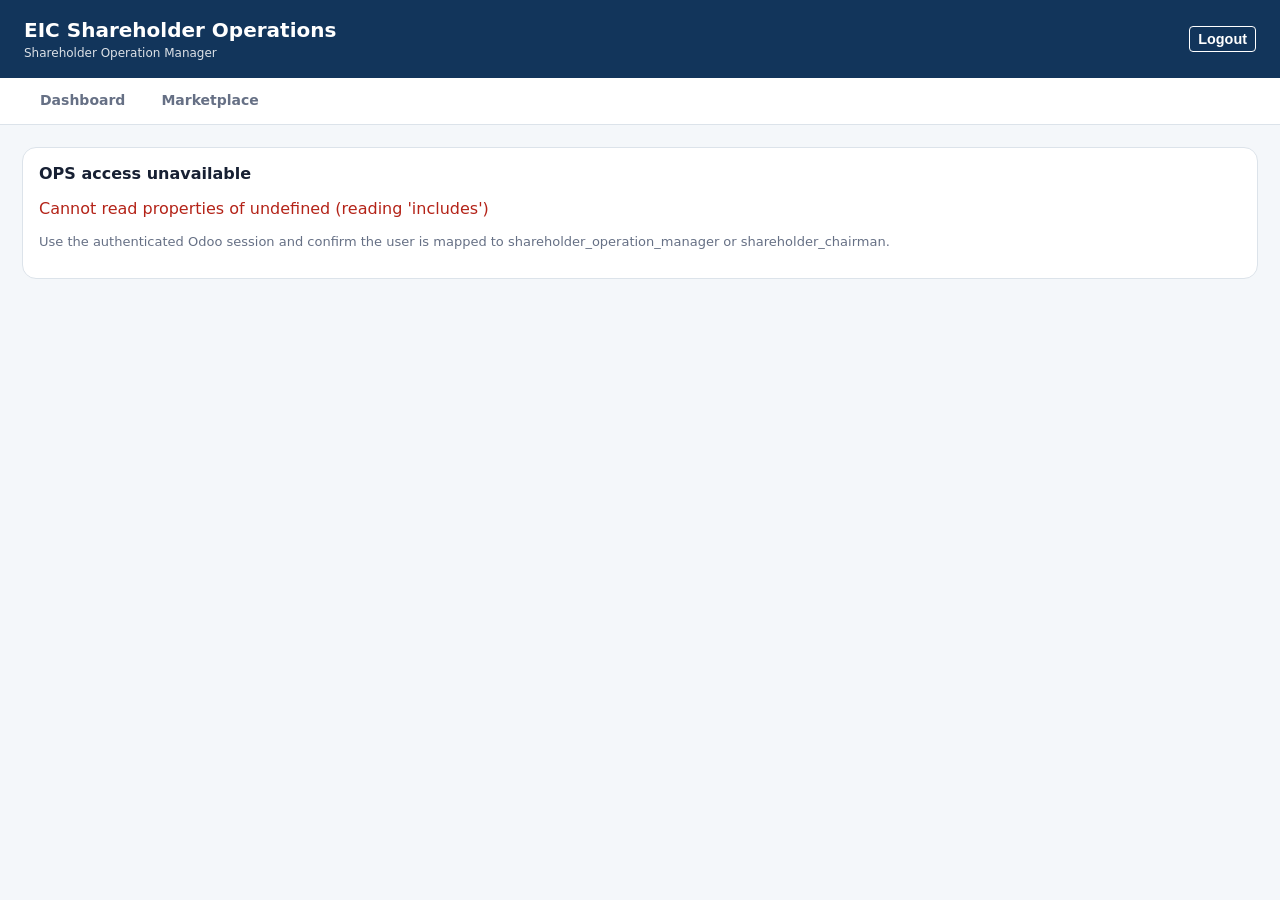
<file: ops.html>
<!doctype html>
<html lang="en">
<head>
  <meta charset="utf-8">
  <meta name="viewport" content="width=device-width, initial-scale=1">
  <title>EIC Shareholder Operations</title>
  <link rel="stylesheet" href="ops/ops.css">
</head>
<body>
  <div id="ops-root"></div>
  <script type="module" src="ops/ops.js"></script>
</body>
</html>
</file>
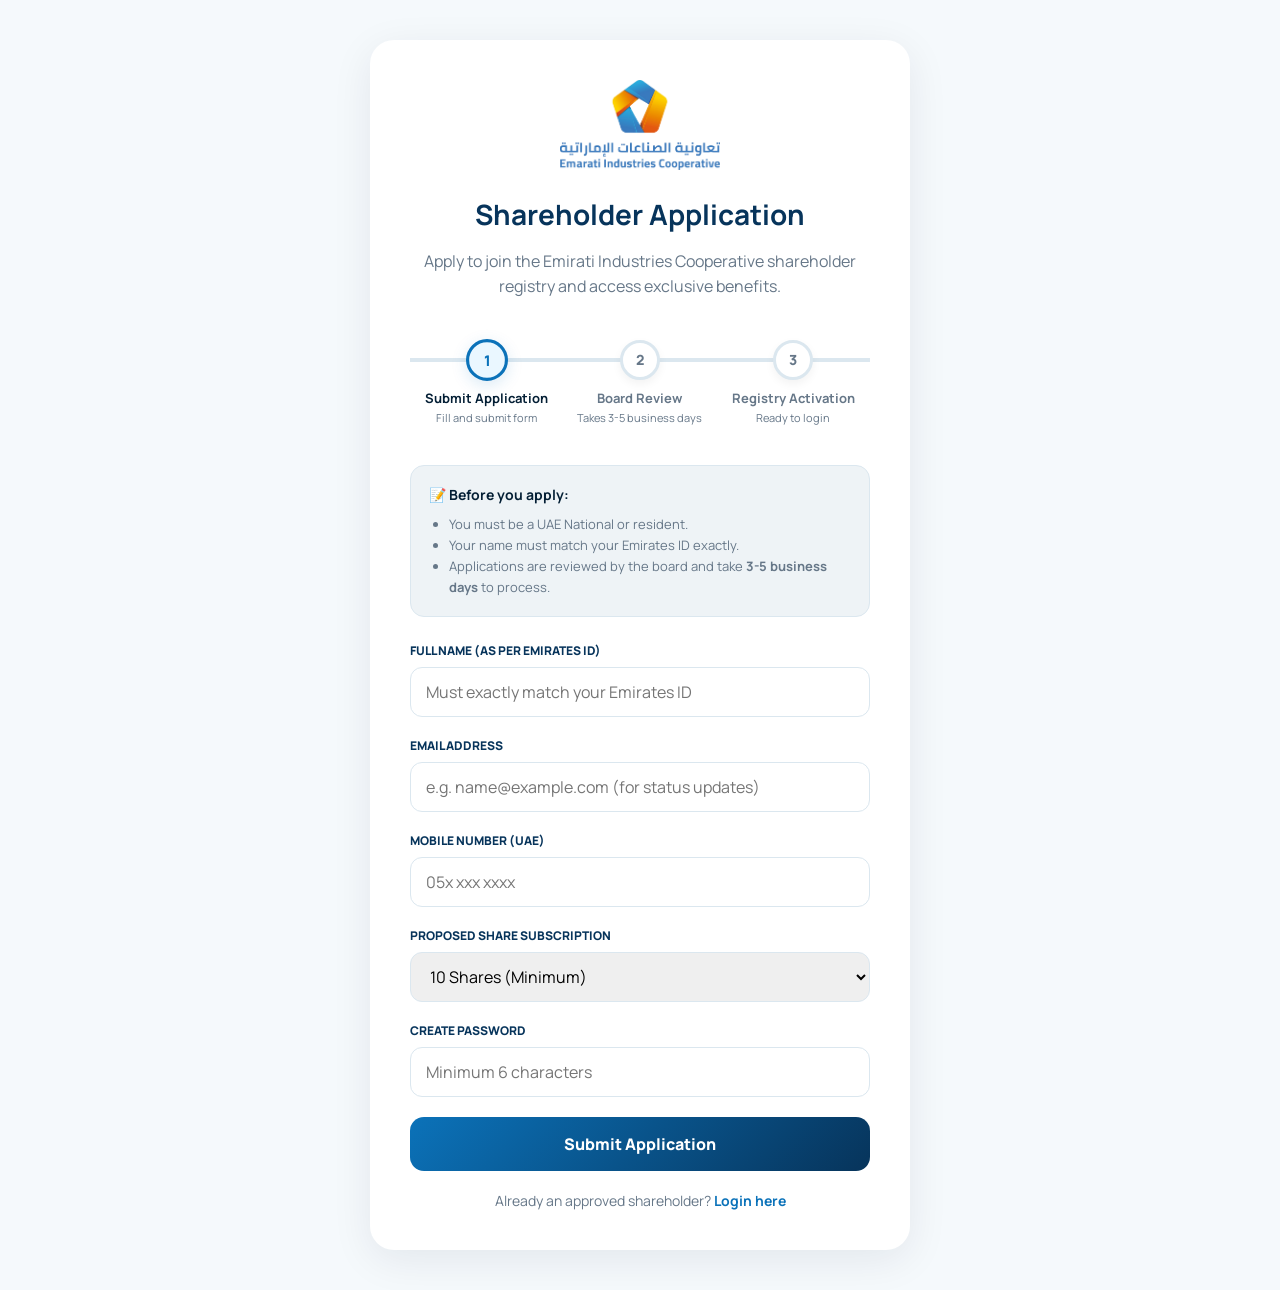
<file: signup.html>
<!doctype html>
<html lang="en">
<head>
  <meta charset="utf-8">
  <meta name="viewport" content="width=device-width,initial-scale=1">
  <meta name="theme-color" content="#07345b">
  <title>Shareholder Registration | Emirati Industries Cooperative</title>
  <link rel="preconnect" href="https://fonts.googleapis.com">
  <link rel="preconnect" href="https://fonts.gstatic.com" crossorigin>
  <link href="https://fonts.googleapis.com/css2?family=Cairo:wght@400;600;700;800&family=Manrope:wght@400;500;600;700;800&display=swap" rel="stylesheet">
  <style>
    :root{--blue:#0b72b9;--deep:#07345b;--navy:#041f35;--gold:#ffb417;--orange:#f47c20;--muted:#667788;--line:#dbe7ef;--white:#fff;--red:#b5242e}
    *{box-sizing:border-box} body{margin:0;color:#112231;font-family:Manrope,sans-serif;background:#f5f9fc}
    a{text-decoration:none;color:inherit} button,input,select{font:inherit}
    .wrap{width:min(540px, calc(100% - 40px));margin:40px auto;background:#fff;border-radius:24px;box-shadow:0 10px 40px rgba(4,31,53,.08);padding:40px;text-align:center}
    .logo{width:160px;margin-bottom:20px}
    h1{font-size:28px;margin:0 0 10px;color:var(--deep)}
    p{color:var(--muted);margin-bottom:30px;line-height:1.6}
    .field{text-align:left;margin-bottom:20px}
    .field label{display:block;font-size:12px;font-weight:800;color:var(--deep);margin-bottom:8px}
    .field input, .field select{width:100%;height:50px;border:1px solid var(--line);border-radius:12px;padding:0 15px;outline:none}
    .field input:focus, .field select:focus{border-color:var(--blue);box-shadow:0 0 0 3px rgba(11,114,185,.1)}
    .btn{width:100%;height:54px;border:0;border-radius:14px;background:linear-gradient(135deg,var(--blue),var(--deep));color:#fff;font-weight:800;font-size:16px;cursor:pointer;transition:.2s}
    .btn:hover{transform:translateY(-2px);box-shadow:0 10px 20px rgba(11,114,185,.2)}
    .btn:disabled{opacity:0.7;cursor:not-allowed;transform:none}
    .alert{padding:15px;border-radius:12px;margin-bottom:20px;display:none;font-size:14px;font-weight:600}
    .alert-err{background:#fff1f1;color:var(--red);border:1px solid #ffcdcd}
    .alert-ok{background:#f0fdf4;color:#166534;border:1px solid #bbf7d0}
    .login-link{margin-top:20px;font-size:14px;color:var(--muted)}
    .login-link a{color:var(--blue);font-weight:700}
  </style>
</head>
<body>

<div class="wrap">
  <img src="assets/eic-logo.png" class="logo" alt="EICOOP">
  <h1>Shareholder Application</h1>
  <p>Apply to join the Emirati Industries Cooperative shareholder registry and access exclusive benefits.</p>
  <div id="reg-progress"></div>

  <div style="background:#eef3f6; border:1px solid #dbe7ef; border-radius:14px; padding:18px; margin-bottom:25px; text-align:left; font-size:13px; line-height:1.6;">
    <strong style="color:var(--navy); font-size:14px;">📝 Before you apply:</strong>
    <ul style="margin:8px 0 0; padding-left:20px; color:var(--muted);">
      <li>You must be a UAE National or resident.</li>
      <li>Your name must match your Emirates ID exactly.</li>
      <li>Applications are reviewed by the board and take <strong>3-5 business days</strong> to process.</li>
    </ul>
  </div>

  <div id="msg" class="alert"></div>

  <div class="field">
    <label>FULL NAME (AS PER EMIRATES ID)</label>
    <input type="text" id="regName" placeholder="Must exactly match your Emirates ID">
  </div>
  <div class="field">
    <label>EMAIL ADDRESS</label>
    <input type="email" id="regEmail" placeholder="e.g. name@example.com (for status updates)">
  </div>
  <div class="field">
    <label>MOBILE NUMBER (UAE)</label>
    <input type="tel" id="regPhone" placeholder="05x xxx xxxx">
  </div>
  <div class="field">
    <label>PROPOSED SHARE SUBSCRIPTION</label>
    <select id="regShares">
      <option value="10">10 Shares (Minimum)</option>
      <option value="50">50 Shares</option>
      <option value="100">100 Shares</option>
      <option value="other">Other Amount</option>
    </select>
  </div>
  <div class="field">
    <label>CREATE PASSWORD</label>
    <input type="password" id="regPass" placeholder="Minimum 6 characters">
  </div>

  <button class="btn" id="regBtn" onclick="submitRegistration()">Submit Application</button>

  <div class="login-link">
    Already an approved shareholder? <a href="index.html">Login here</a>
  </div>
</div>

<script src="js/api-cache.js"></script>
<script src="js/error-logger.js"></script>
<script src="js/api.js"></script>
<script src="js/step-progress.js"></script>
<script>
let regProgress;
document.addEventListener('DOMContentLoaded', () => {
  regProgress = new StepProgress('reg-progress', [
    { title: 'Submit Application', description: 'Fill and submit form' },
    { title: 'Board Review', description: 'Takes 3-5 business days' },
    { title: 'Registry Activation', description: 'Ready to login' }
  ], 1);
});
async function submitRegistration() {
  const name = document.getElementById('regName').value.trim();
  const email = document.getElementById('regEmail').value.trim();
  const phone = document.getElementById('regPhone').value.trim();
  const pass = document.getElementById('regPass').value.trim();
  const msg = document.getElementById('msg');
  const btn = document.getElementById('regBtn');

  if (!name || !email || !phone || !pass) {
    msg.className = 'alert alert-err';
    msg.textContent = 'Please fill in all fields.';
    msg.style.display = 'block';
    return;
  }

  if (pass.length < 6) {
    msg.className = 'alert alert-err';
    msg.textContent = 'Password must be at least 6 characters.';
    msg.style.display = 'block';
    return;
  }

  btn.disabled = true;
  btn.textContent = 'Submitting...';
  msg.style.display = 'none';

  try {
    const shares = document.getElementById('regShares').value;
    const payload = {
      name: name,
      email: email,
      mobile: phone,
      password: pass,
      proposed_shares: shares
    };
    const res = await API.submitRegistration(payload);
    // But since this is just an application, we might just show a success message
    
    msg.className = 'alert alert-ok';
    msg.innerHTML = '<b>Application Submitted Successfully!</b><br>Our shareholder registry team will review your application and contact you soon.';
    msg.style.display = 'block';
    
    if (regProgress) regProgress.setStep(2);
    
    // Clear form
    document.getElementById('regName').value = '';
    document.getElementById('regEmail').value = '';
    document.getElementById('regPhone').value = '';
    document.getElementById('regPass').value = '';
    
  } catch (e) {
    msg.className = 'alert alert-err';
    msg.textContent = e.message || 'Error submitting application.';
    msg.style.display = 'block';
  } finally {
    btn.disabled = false;
    btn.textContent = 'Submit Application';
  }
}
</script>
</body>
</html>
</file>
<file: ops/ops.css>
:root{font-family:Inter,system-ui,sans-serif;color:#172033;background:#f4f7fa}*{box-sizing:border-box}body{margin:0}.shell{min-height:100vh}.topbar{display:flex;justify-content:space-between;gap:16px;align-items:center;padding:18px 24px;background:#12355b;color:#fff}.topbar h1{margin:0;font-size:20px}.role{font-size:12px;opacity:.85;margin-top:4px}.content{padding:22px;max-width:1450px;margin:auto}.hero{display:flex;justify-content:space-between;align-items:center;gap:12px;margin-bottom:18px}.hero h2{margin:0 0 5px}.muted{color:#667085;font-size:13px}.grid{display:grid;grid-template-columns:repeat(4,minmax(0,1fr));gap:12px;margin-bottom:18px}.kpi,.card,.panel{background:#fff;border:1px solid #dce3ea;border-radius:14px;padding:16px}.kpi strong{font-size:24px;display:block;margin-top:5px}.card{cursor:pointer;min-height:120px}.card:hover{box-shadow:0 4px 18px rgba(0,0,0,.06)}.card strong{display:block;margin:8px 0}.chairman{border:2px solid #b7791f}.badge{font-size:11px;background:#edf2f7;padding:4px 8px;border-radius:999px}.toolbar{display:flex;gap:8px;align-items:center;flex-wrap:wrap;margin:0 0 14px}.toolbar input,.toolbar select{padding:9px;border:1px solid #ccd6e0;border-radius:8px}button{border:0;border-radius:8px;padding:9px 13px;cursor:pointer;background:#087f8c;color:#fff;font-weight:650}button.secondary{background:#eef2f6;color:#172033}button.danger{background:#b42318}button.gold{background:#b7791f}button:disabled{opacity:.45;cursor:not-allowed}.table-wrap{overflow:auto;border:1px solid #e5eaf0;border-radius:12px}.table{width:100%;border-collapse:collapse;background:#fff}.table th,.table td{padding:11px 12px;text-align:left;border-bottom:1px solid #edf0f3;font-size:13px;white-space:nowrap}.table th{background:#f8fafc}.rowlink{cursor:pointer}.rowlink:hover{background:#f8fbfc}.state{font-weight:700}.ok{color:#087f8c}.warn{color:#b7791f}.bad{color:#b42318}.detail-grid{display:grid;grid-template-columns:repeat(3,minmax(0,1fr));gap:10px}.field{background:#f8fafc;padding:10px;border-radius:9px}.field label{display:block;color:#667085;font-size:11px}.field b{font-size:13px}.actions{display:flex;gap:8px;flex-wrap:wrap;margin-top:15px}.error{color:#b42318;white-space:pre-wrap}.notice{padding:11px;border-radius:9px;background:#eaf6f6;margin-bottom:12px}.loading{padding:30px;text-align:center}.empty{padding:28px;text-align:center;color:#667085}pre{overflow:auto;font-size:12px;background:#0f172a;color:#e2e8f0;padding:14px;border-radius:10px}@media(max-width:900px){.grid{grid-template-columns:repeat(2,1fr)}.detail-grid{grid-template-columns:1fr 1fr}}@media(max-width:520px){.content{padding:12px}.topbar{padding:14px}.grid{grid-template-columns:1fr}.detail-grid{grid-template-columns:1fr}.hero{align-items:flex-start;flex-direction:column}}

.policy-panel{display:flex;justify-content:space-between;align-items:center;gap:18px;margin-bottom:18px;border-left:4px solid #087f8c}.policy-panel h3{margin:8px 0 5px}@media(max-width:620px){.policy-panel{align-items:flex-start;flex-direction:column}}
.ops-nav{background:#fff;border-bottom:1px solid #dce3ea;display:flex;gap:4px;padding:0 24px;overflow-x:auto;-webkit-overflow-scrolling:touch}.ops-nav a{padding:14px 16px;text-decoration:none;color:#667085;font-weight:600;font-size:14px;border-bottom:2px solid transparent;white-space:nowrap}.ops-nav a:hover{color:#172033}.ops-nav a.active{color:#087f8c;border-bottom-color:#087f8c}.notice-banner{padding:14px 24px;color:#fff;font-size:14px;display:flex;align-items:center;gap:10px}.alert-ops{background:#087f8c}.alert-chair{background:#b7791f}@media(max-width:520px){.ops-nav{padding:0 12px}.notice-banner{padding:12px}}

/* Premium gradient cards & arrow animations for Ops Dashboard */
.card {
  cursor: pointer;
  min-height: 135px;
  background: linear-gradient(135deg, #e0f2fe 0%, #e0e7ff 100%) !important;
  border: 1px solid #cbd5e1;
  border-radius: 14px;
  padding: 18px;
  position: relative;
  display: flex;
  flex-direction: column;
  justify-content: space-between;
  transition: all 0.25s ease;
}
.card:hover {
  transform: translateY(-2px);
  box-shadow: 0 8px 24px rgba(18, 53, 91, 0.12) !important;
  border-color: #93c5fd;
  background: linear-gradient(135deg, #bae6fd 0%, #c7d2fe 100%) !important;
}
.card:hover .arrow {
  transform: translateX(4px);
}
.card.chairman {
  border: 1.5px solid #f59e0b !important;
  background: linear-gradient(135deg, #ffedd5 0%, #fef3c7 100%) !important;
}
.card.chairman:hover {
  border-color: #d97706;
  background: linear-gradient(135deg, #fed7aa 0%, #fde68a 100%) !important;
}
.card .arrow {
  align-self: flex-end;
  font-size: 18px;
  font-weight: bold;
  color: #087f8c;
  transition: transform 0.2s ease;
  margin-top: 10px;
}
.card.chairman .arrow {
  color: #b45309;
}
</file>
